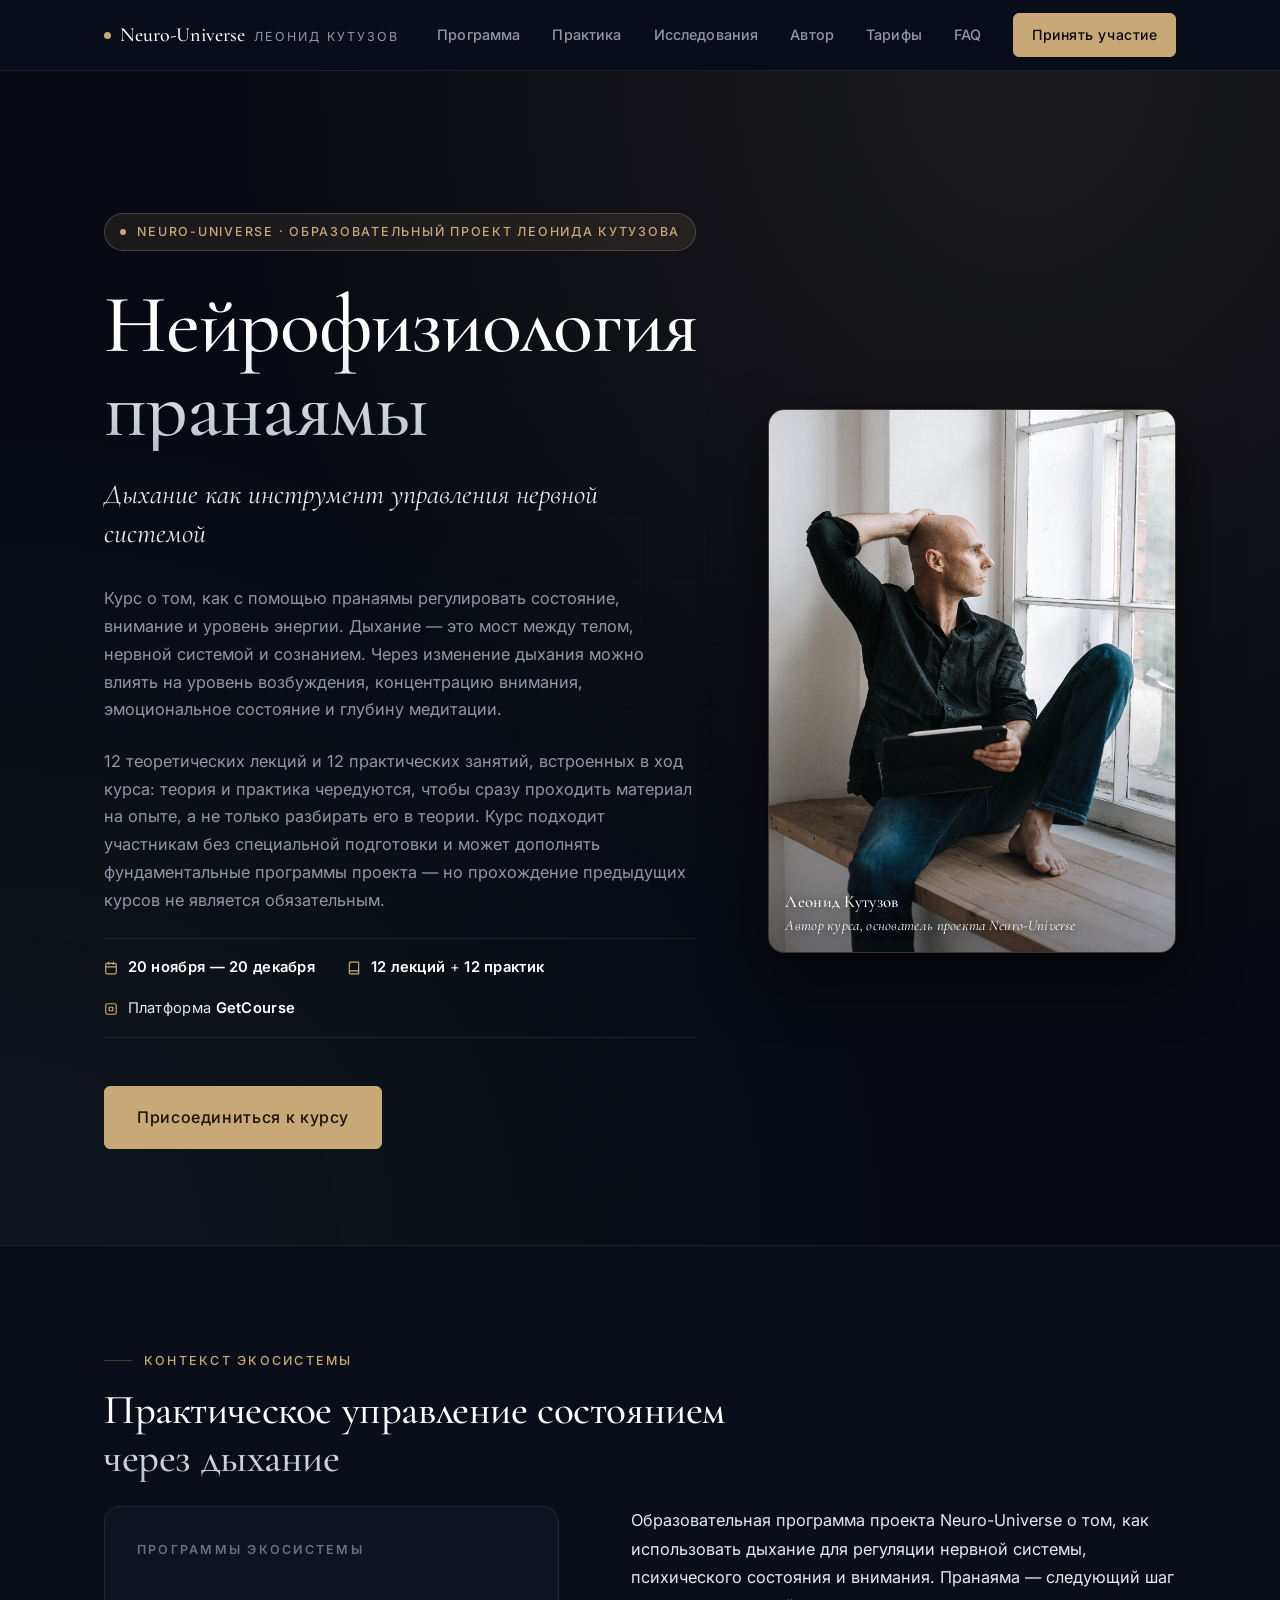
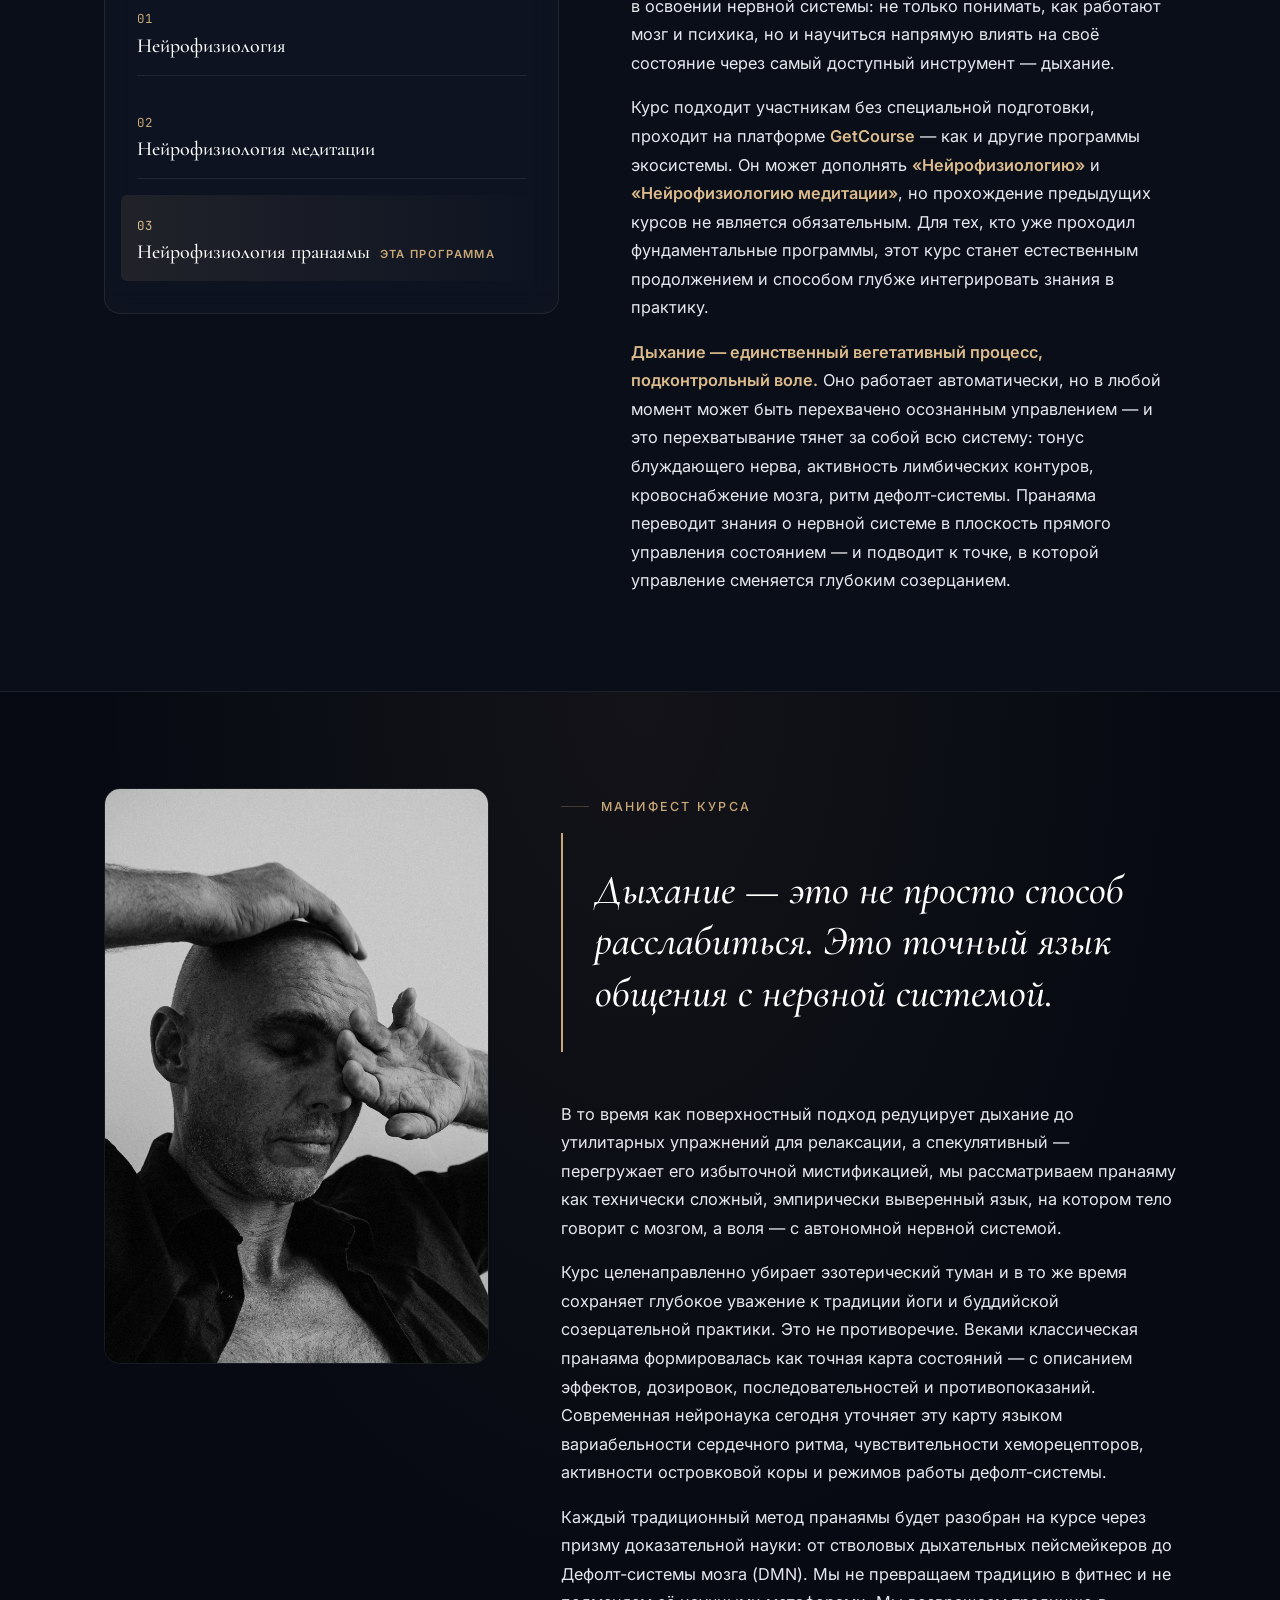
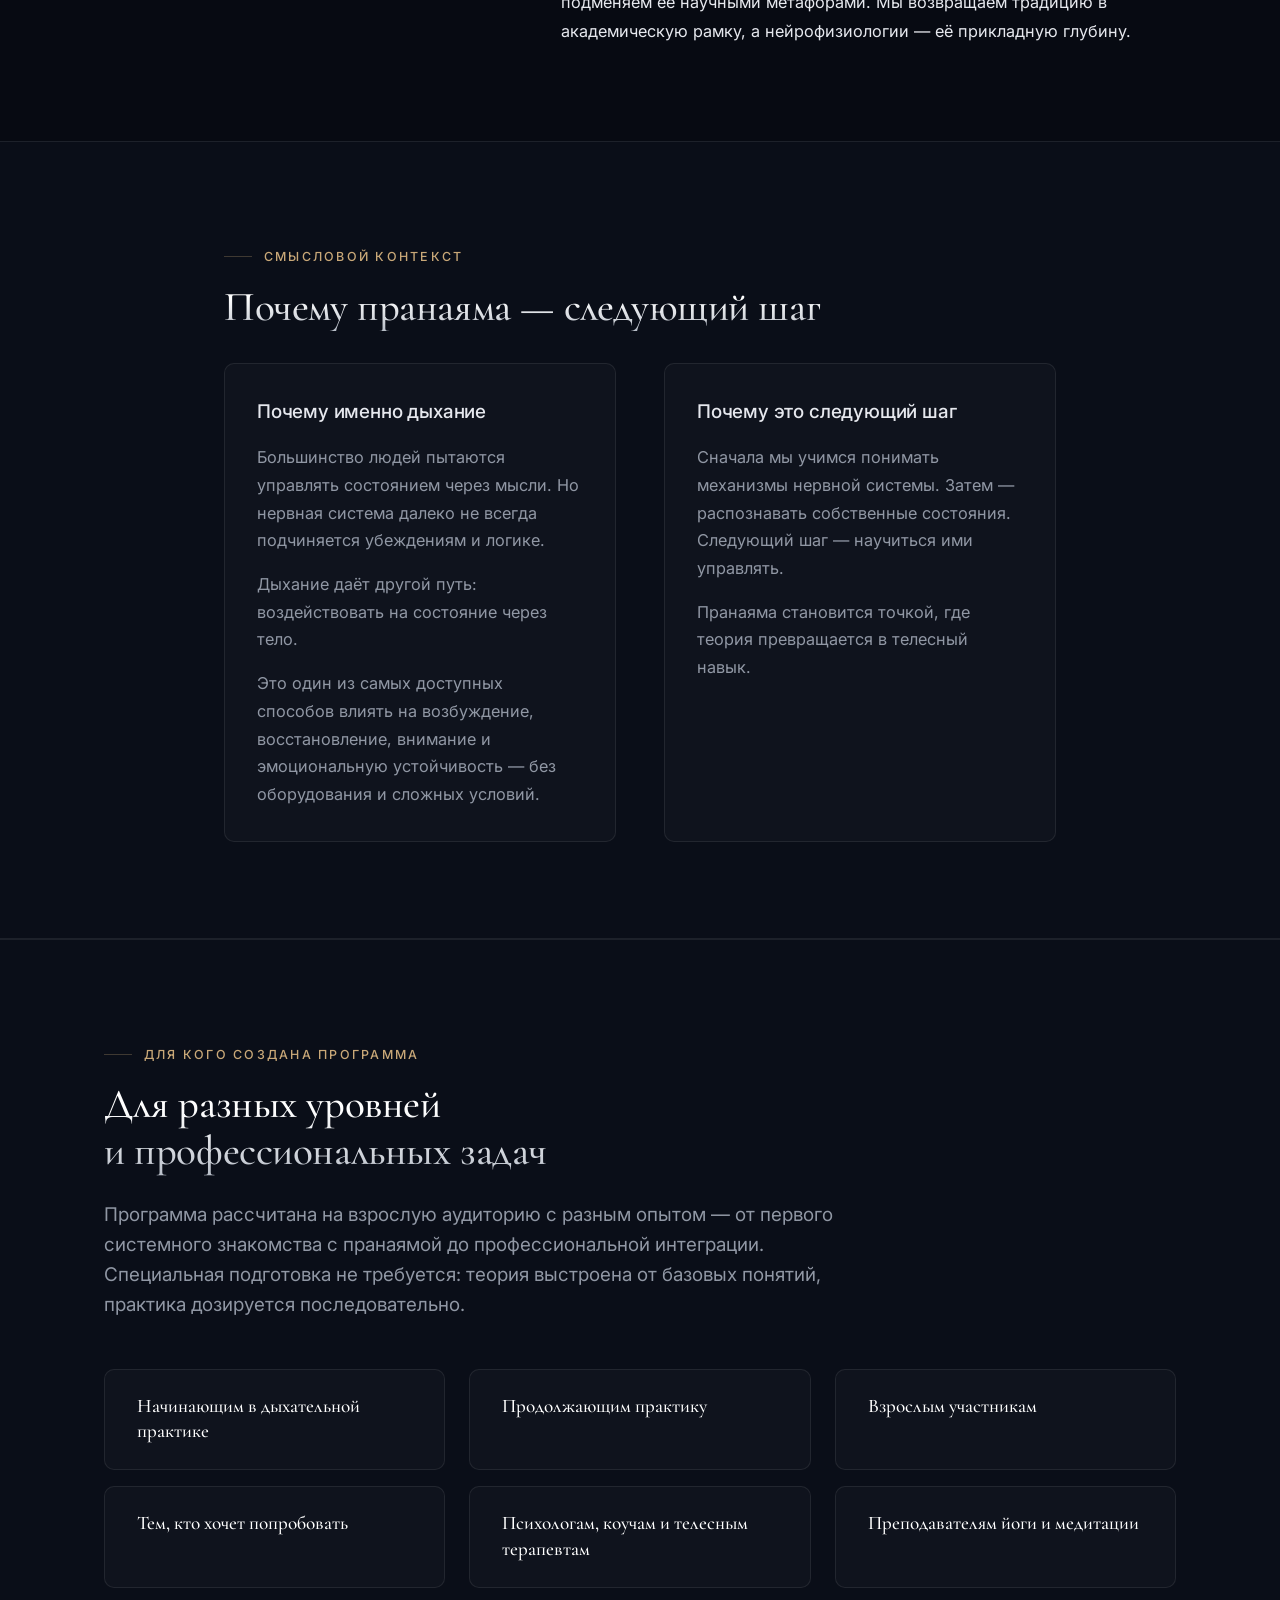
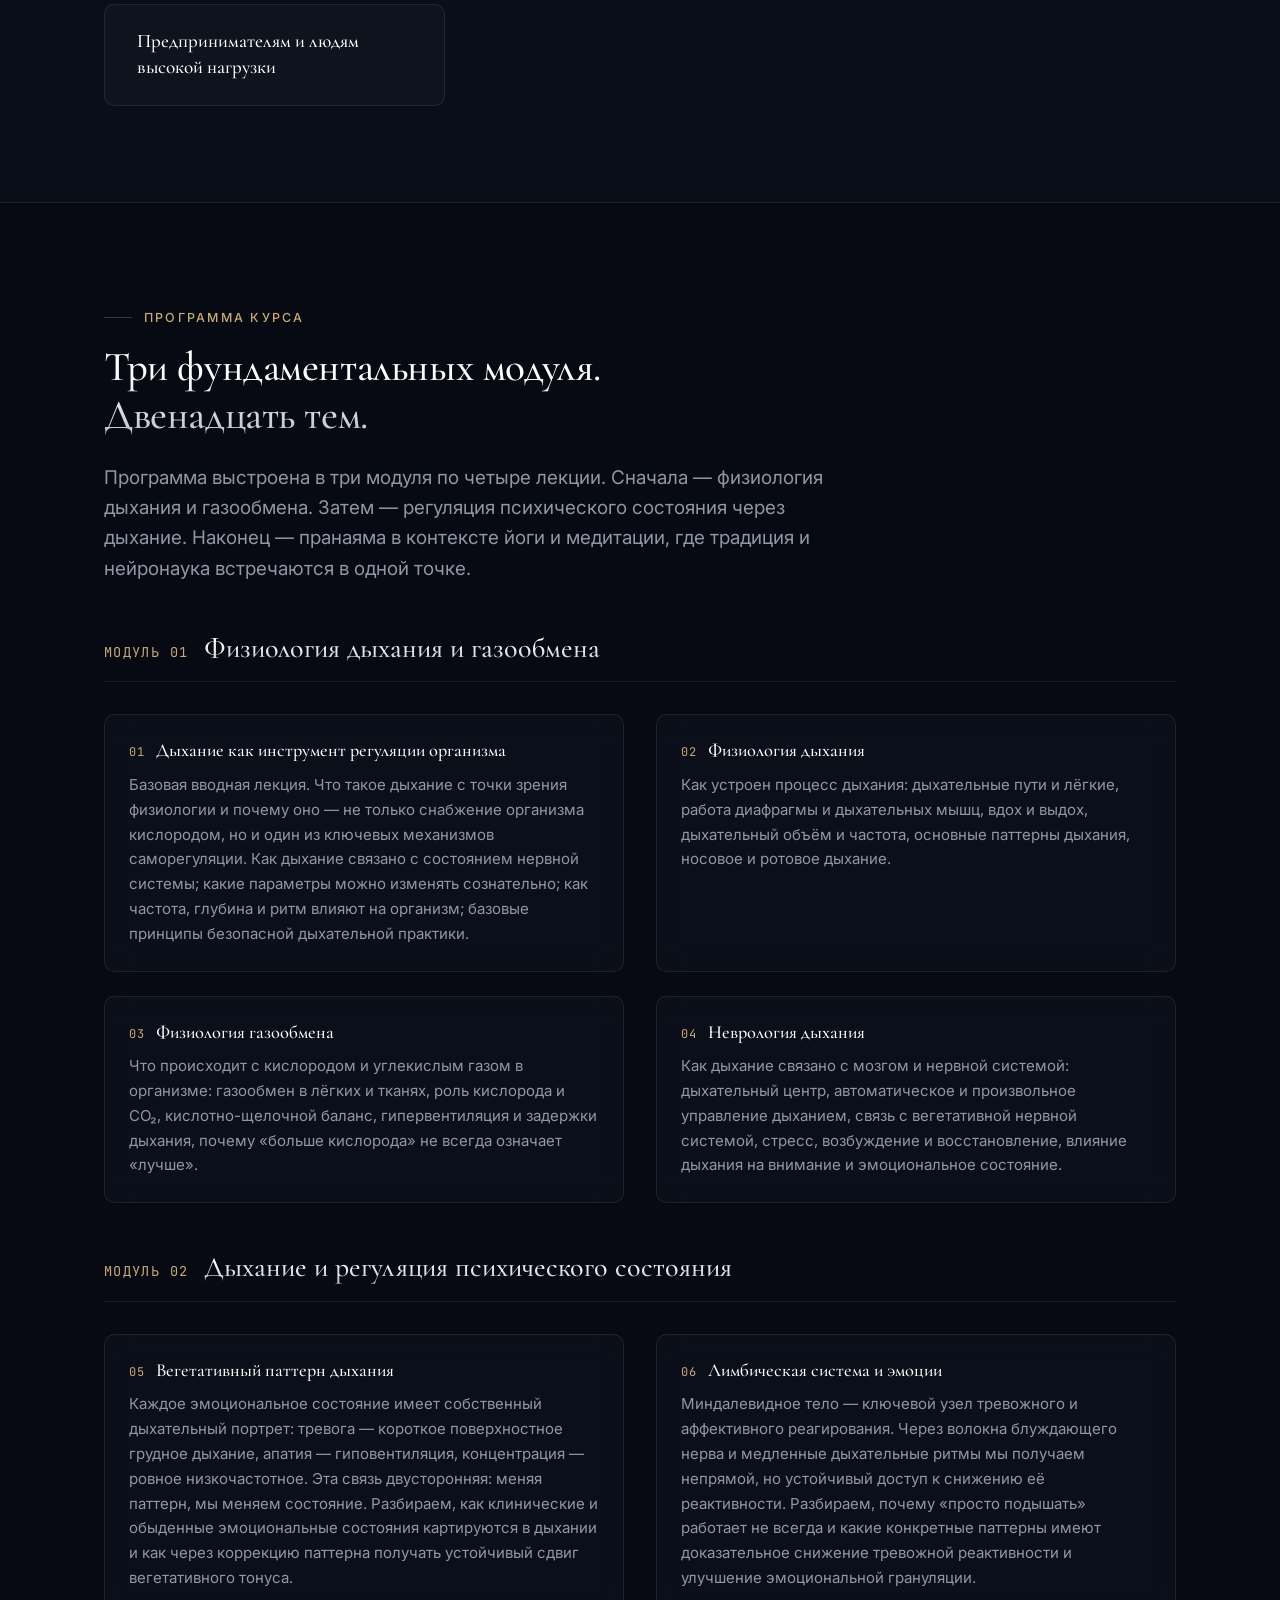
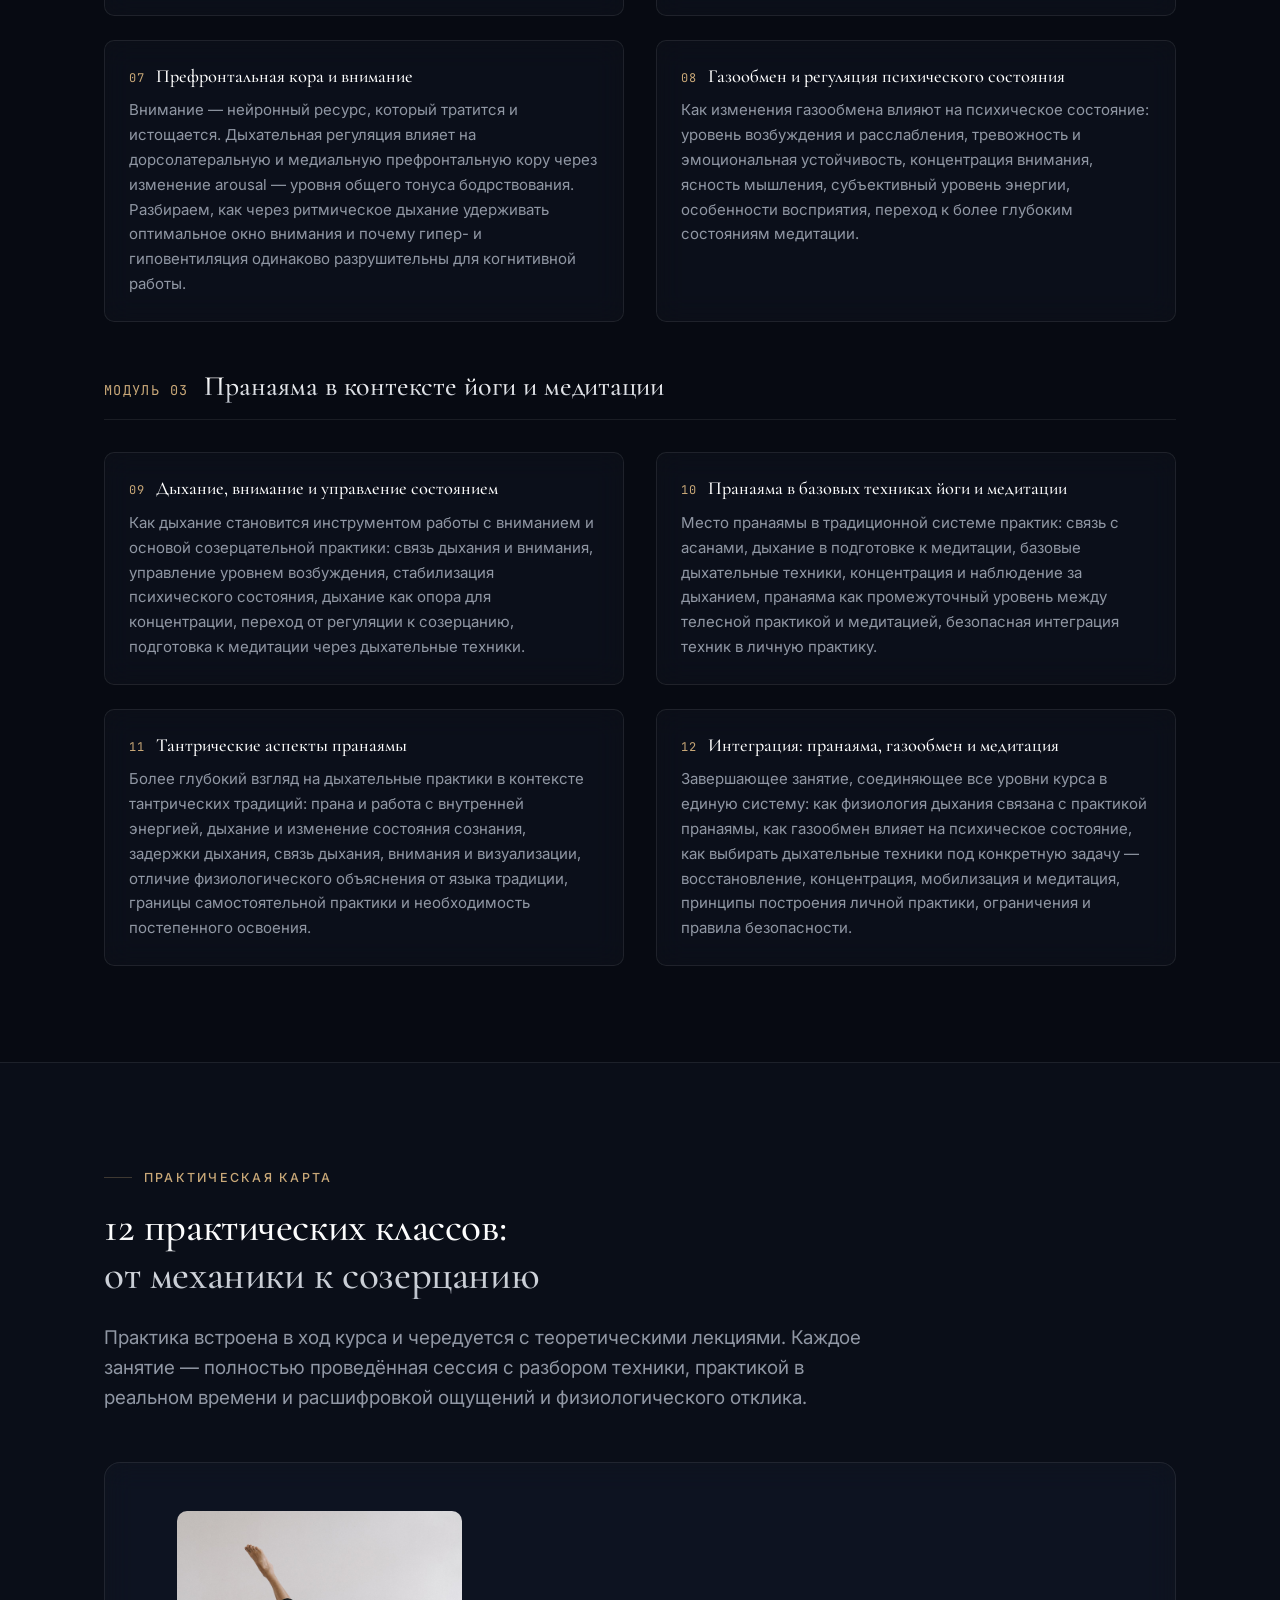
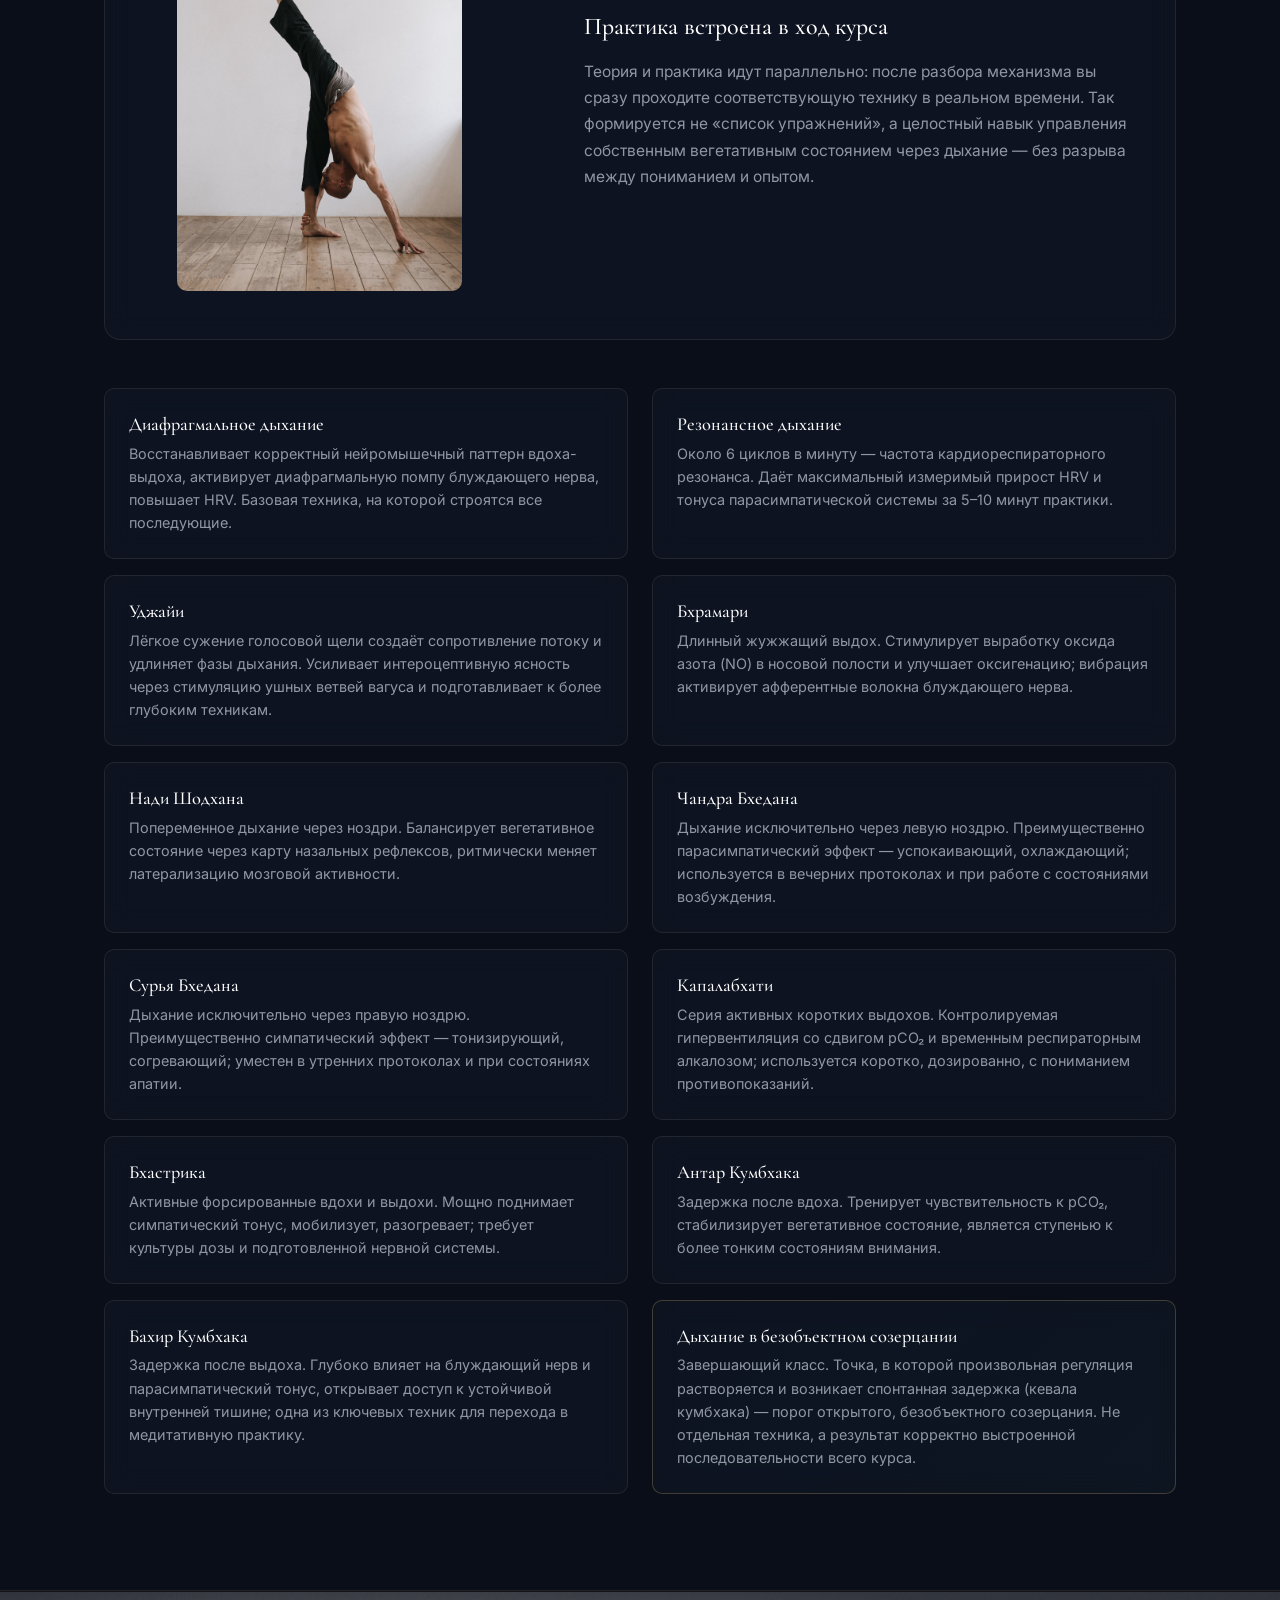
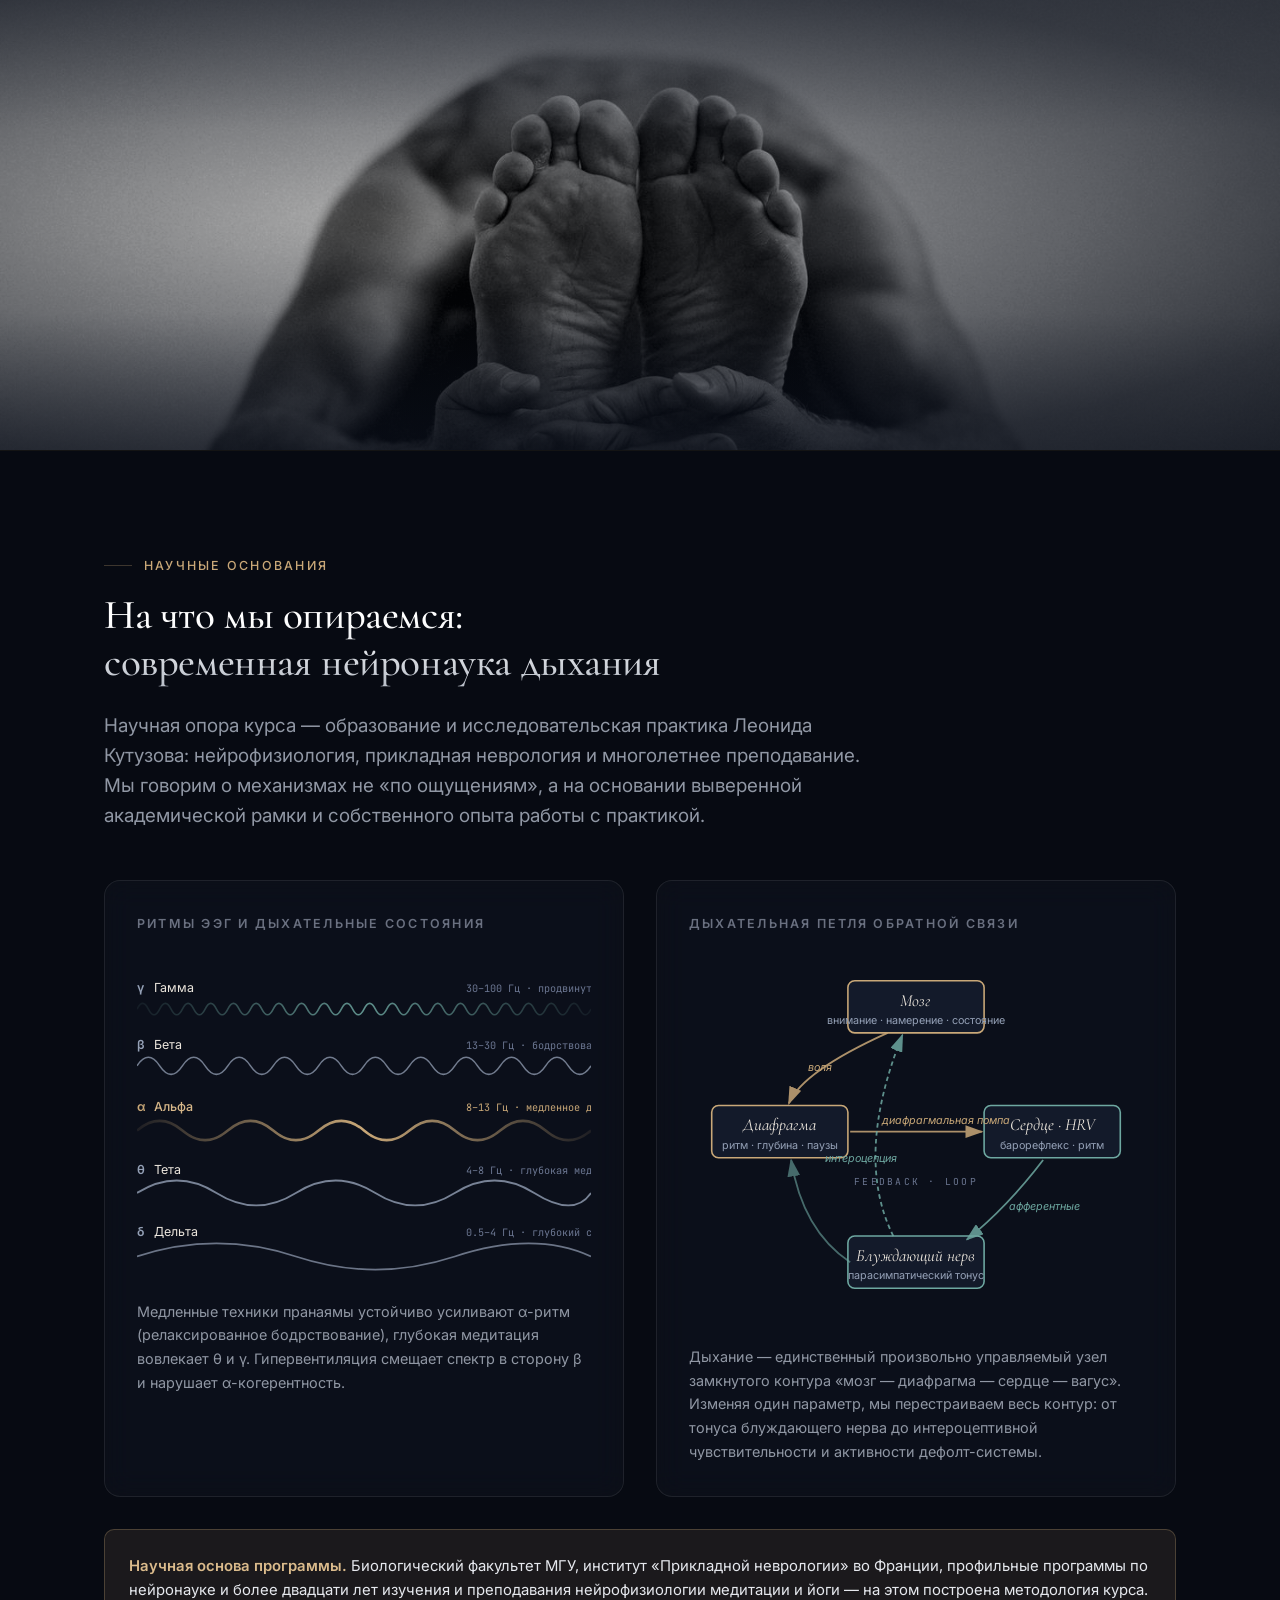
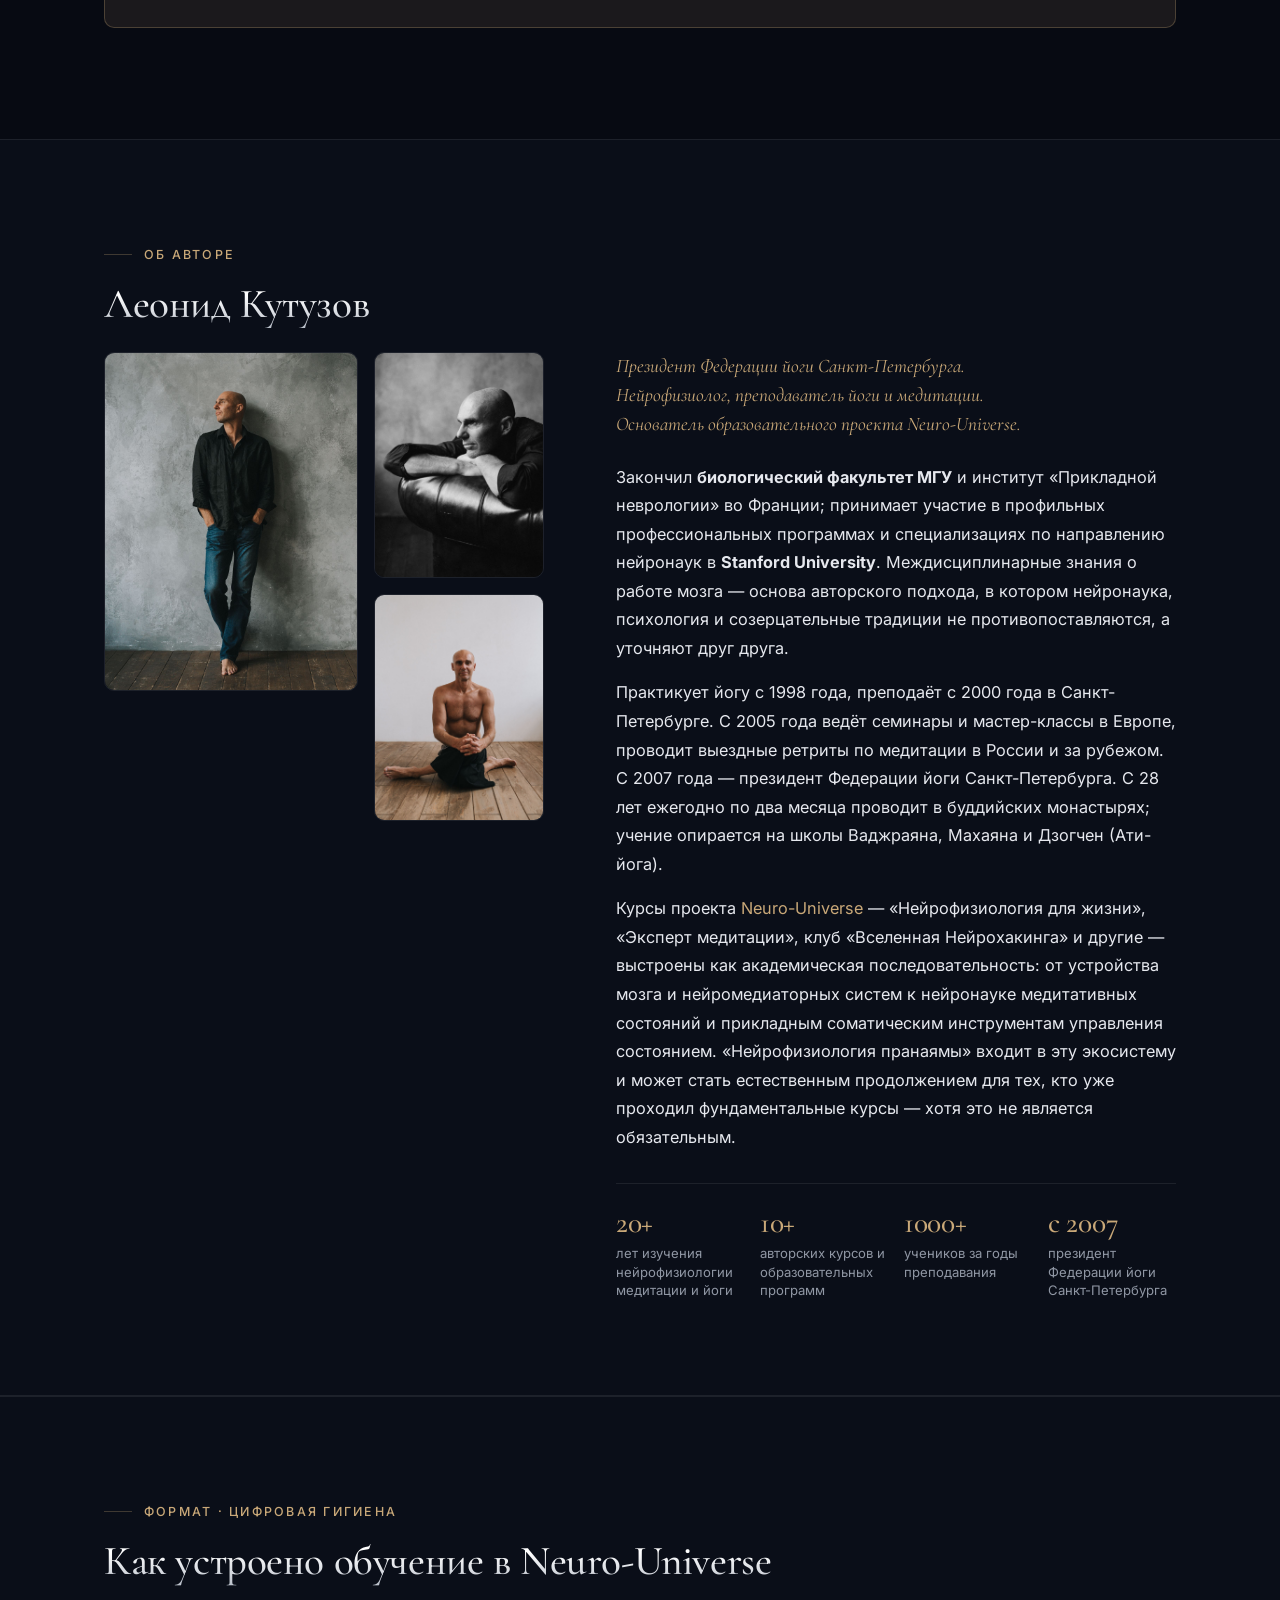
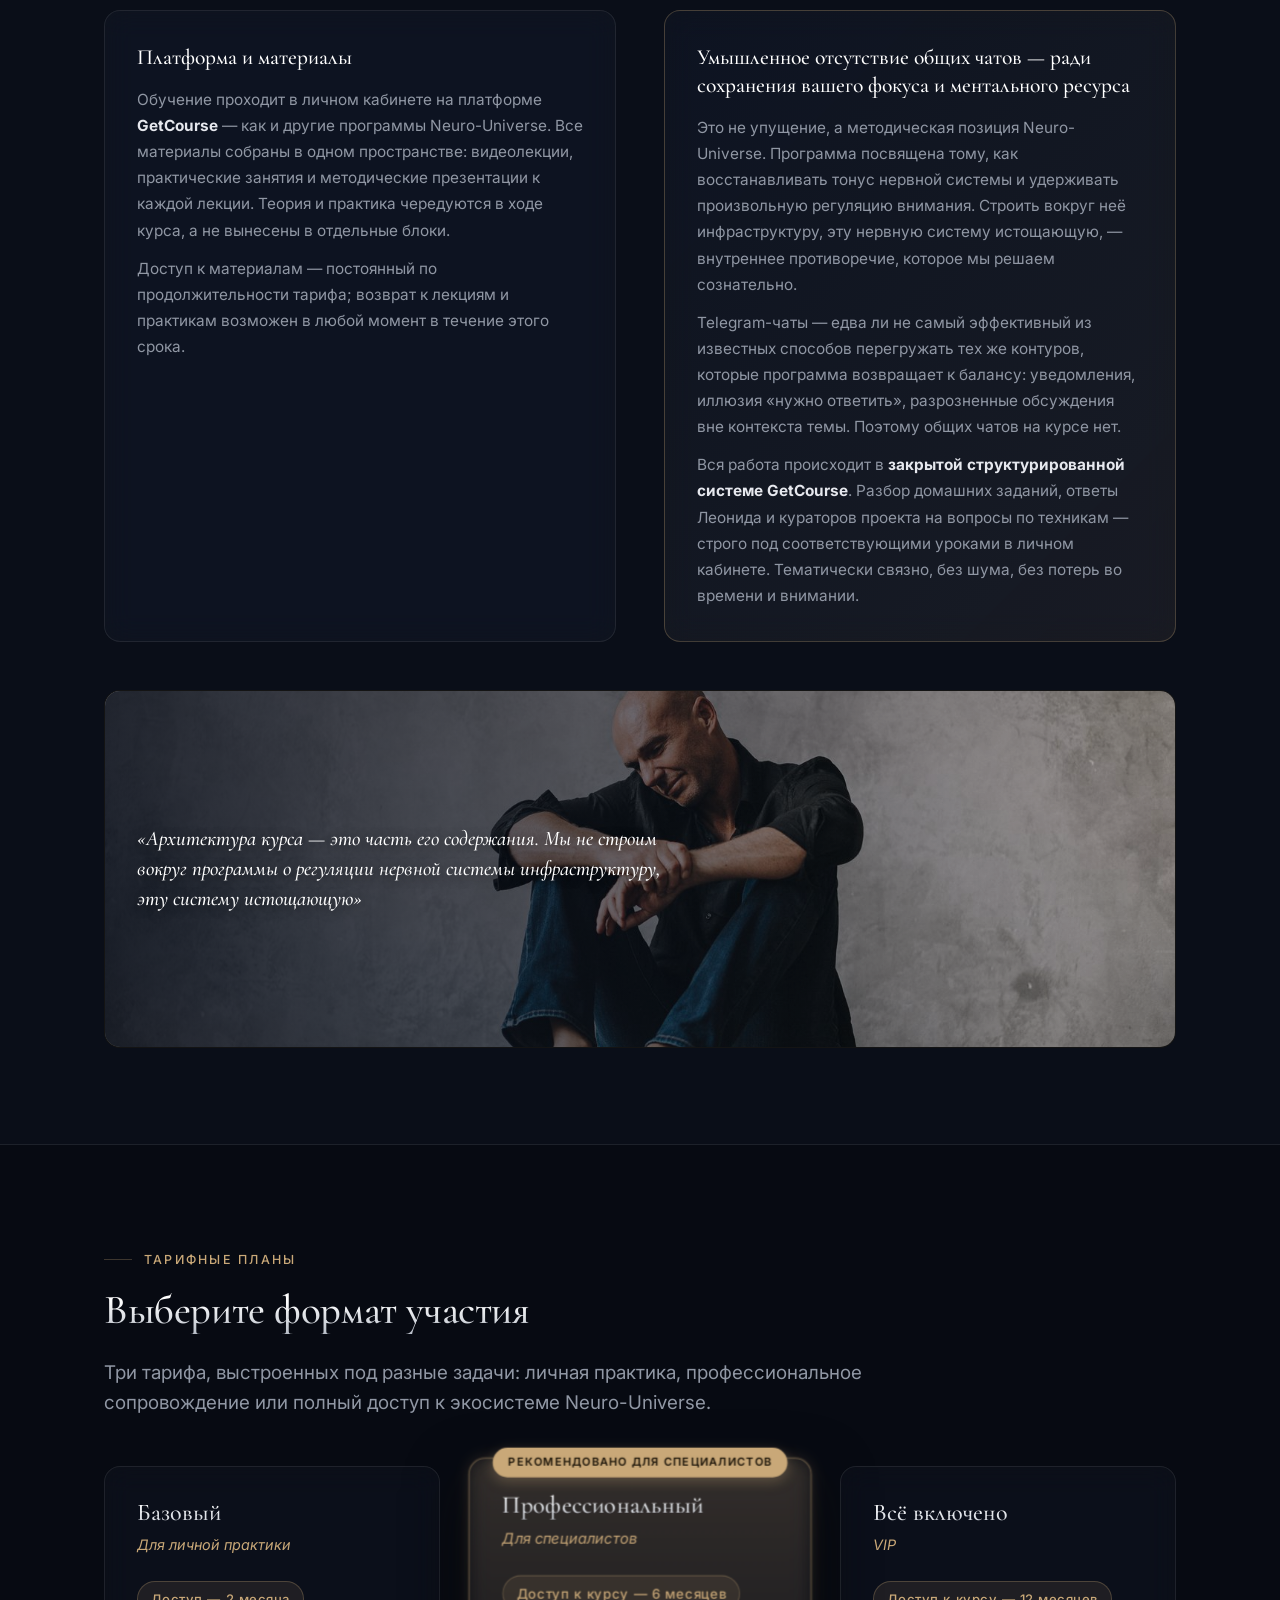
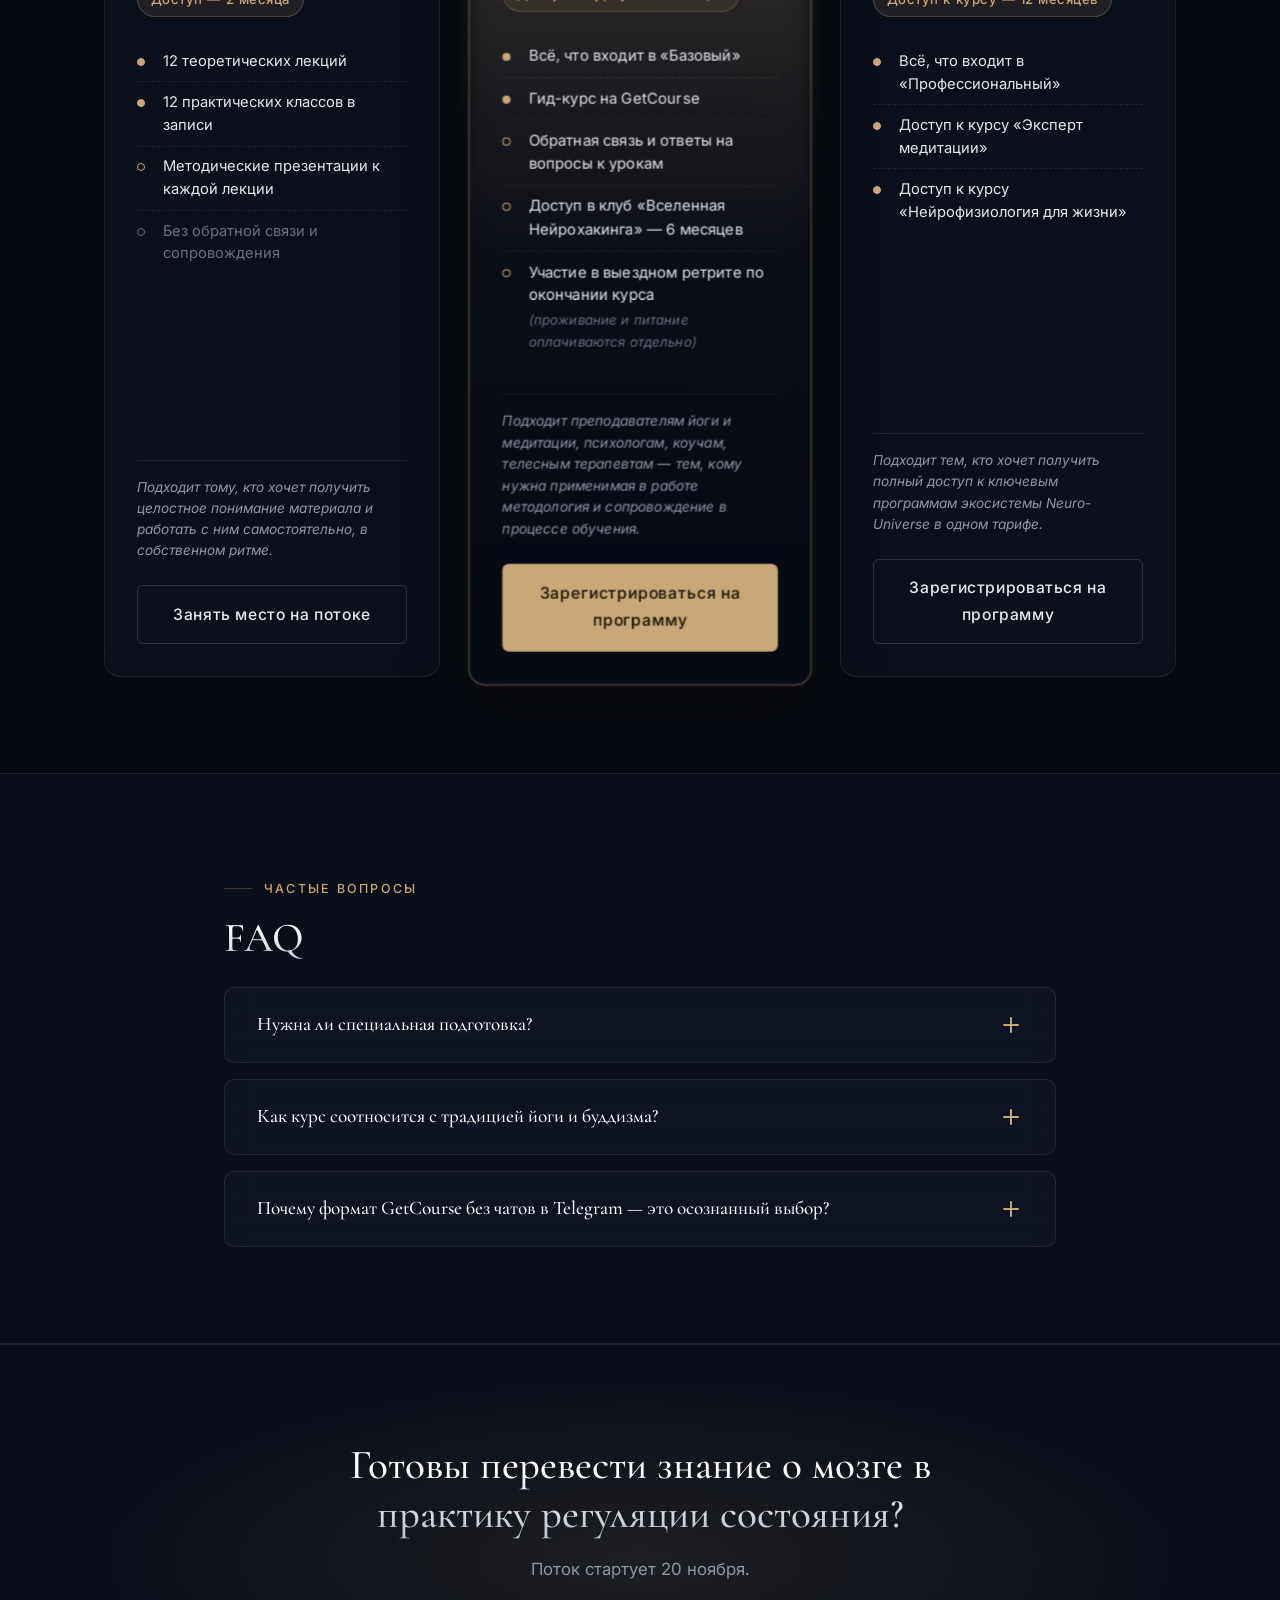
<file: index.html>
<!doctype html>
<html lang="ru" data-theme="dark">
<head>
  <meta charset="utf-8">
  <meta name="viewport" content="width=device-width, initial-scale=1">
  <title>Нейрофизиология пранаямы — авторский курс Леонида Кутузова | Neuro-Universe</title>
  <meta name="description" content="Авторский курс Леонида Кутузова о дыхании как инструменте управления нервной системой. 12 лекций + 12 практик, 20 ноября — 20 декабря, платформа GetCourse.">
  <meta name="author" content="Леонид Кутузов">
  <meta name="theme-color" content="#0a0f1a">

  <meta property="og:type" content="website">
  <meta property="og:locale" content="ru_RU">
  <meta property="og:title" content="Нейрофизиология пранаямы — Леонид Кутузов">
  <meta property="og:description" content="Дыхание как инструмент управления нервной системой. Курс проекта Neuro-Universe.">
  <meta property="og:site_name" content="Neuro-Universe">
  <meta property="og:url" content="https://utromaya-code.github.io/kutuzov-pranayama-landing/">
  <link rel="canonical" href="https://utromaya-code.github.io/kutuzov-pranayama-landing/">

  <meta name="twitter:card" content="summary_large_image">
  <meta name="twitter:title" content="Нейрофизиология пранаямы — Леонид Кутузов">
  <meta name="twitter:description" content="Курс проекта Neuro-Universe. 12 лекций + 12 практик о дыхании как инструменте управления нервной системой.">

  <link rel="preconnect" href="https://fonts.googleapis.com">
  <link rel="preconnect" href="https://fonts.gstatic.com" crossorigin>
  <link href="https://fonts.googleapis.com/css2?family=Cormorant+Garamond:ital,wght@0,400;0,500;0,600;1,400;1,500&family=Inter:wght@300;400;500;600;700&family=JetBrains+Mono:wght@400;500&display=swap" rel="stylesheet">

  <link rel="stylesheet" href="styles.css">

  <script type="application/ld+json">
  {
    "@context": "https://schema.org",
    "@type": "Course",
    "name": "Нейрофизиология пранаямы",
    "description": "Авторский курс Леонида Кутузова о дыхании как инструменте управления нервной системой, психического состояния и внимания.",
    "provider": {
      "@type": "Organization",
      "name": "Neuro-Universe",
      "sameAs": "https://neuro-universe.ru"
    },
    "instructor": {
      "@type": "Person",
      "name": "Леонид Кутузов"
    },
    "inLanguage": "ru",
    "courseMode": "online",
    "educationalLevel": "advanced"
  }
  </script>
</head>
<body>

  <!-- =================================================
       Header
       ================================================= -->
  <header class="site-header">
    <div class="container site-header__inner">
      <a href="#top" class="brand" aria-label="Neuro-Universe">
        <span class="brand__dot" aria-hidden="true"></span>
        Neuro-Universe
        <span class="brand__sub">Леонид Кутузов</span>
      </a>
      <nav class="nav" aria-label="Основная навигация">
        <ul class="nav__list">
          <li><a href="#program" class="nav__link">Программа</a></li>
          <li><a href="#practice" class="nav__link">Практика</a></li>
          <li><a href="#research" class="nav__link">Исследования</a></li>
          <li><a href="#author" class="nav__link">Автор</a></li>
          <li><a href="#pricing" class="nav__link">Тарифы</a></li>
          <li><a href="#faq" class="nav__link">FAQ</a></li>
        </ul>
        <a href="#pricing" class="nav__cta">Принять участие</a>
      </nav>
    </div>
  </header>

  <main id="top">

    <!-- =================================================
         Block 1. Hero
         ================================================= -->
    <section class="hero">
      <div class="container hero__inner">
        <div class="hero__content">
          <span class="hero__eyebrow">
            <span class="hero__eyebrow-dot" aria-hidden="true"></span>
            Neuro-Universe · Образовательный проект Леонида Кутузова
          </span>

          <h1 class="hero__title">Нейрофизиология<br>пранаямы</h1>

          <p class="hero__subtitle">
            Дыхание как инструмент управления нервной системой
          </p>

          <p class="hero__description">
            Курс о том, как с помощью пранаямы регулировать состояние, внимание и уровень энергии. Дыхание — это мост между телом, нервной системой и сознанием. Через изменение дыхания можно влиять на уровень возбуждения, концентрацию внимания, эмоциональное состояние и глубину медитации.
          </p>

          <p class="hero__description hero__description--secondary">
            12 теоретических лекций и 12 практических занятий, встроенных в ход курса: теория и практика чередуются, чтобы сразу проходить материал на опыте, а не только разбирать его в теории. Курс подходит участникам без специальной подготовки и может дополнять фундаментальные программы проекта — но прохождение предыдущих курсов не является обязательным.
          </p>

          <div class="hero__meta" role="list">
            <div class="hero__meta-item" role="listitem">
              <svg class="hero__meta-icon" viewBox="0 0 24 24" fill="none" stroke="currentColor" stroke-width="2" stroke-linecap="round" stroke-linejoin="round" aria-hidden="true">
                <rect x="3" y="4" width="18" height="18" rx="2"></rect>
                <path d="M16 2v4M8 2v4M3 10h18"></path>
              </svg>
              <span><strong>20 ноября — 20 декабря</strong></span>
            </div>
            <div class="hero__meta-item" role="listitem">
              <svg class="hero__meta-icon" viewBox="0 0 24 24" fill="none" stroke="currentColor" stroke-width="2" stroke-linecap="round" stroke-linejoin="round" aria-hidden="true">
                <path d="M4 19.5A2.5 2.5 0 0 1 6.5 17H20"></path>
                <path d="M6.5 2H20v20H6.5A2.5 2.5 0 0 1 4 19.5v-15A2.5 2.5 0 0 1 6.5 2z"></path>
              </svg>
              <span><strong>12 лекций</strong> + <strong>12 практик</strong></span>
            </div>
            <div class="hero__meta-item" role="listitem">
              <svg class="hero__meta-icon" viewBox="0 0 24 24" fill="none" stroke="currentColor" stroke-width="2" stroke-linecap="round" stroke-linejoin="round" aria-hidden="true">
                <rect x="3" y="3" width="18" height="18" rx="3"></rect>
                <path d="M9 9h6v6H9z"></path>
              </svg>
              <span>Платформа <strong>GetCourse</strong></span>
            </div>
          </div>

          <div class="hero__cta">
            <a href="#pricing" class="btn btn--primary btn--large">Присоединиться к курсу</a>
          </div>
        </div>

        <div class="hero__visual">
          <figure class="hero__photo-frame">
            <img class="hero__photo" src="assets/leonid-hero.jpg" alt="Леонид Кутузов — автор курса «Нейрофизиология пранаямы»" loading="eager" width="960" height="1280">
            <figcaption class="hero__photo-caption">
              <strong>Леонид Кутузов</strong>
              Автор курса, основатель проекта Neuro-Universe
            </figcaption>
          </figure>
        </div>
      </div>
    </section>

    <!-- =================================================
         Block 2. Ecosystem context
         ================================================= -->
    <section class="section section--soft" id="ecosystem">
      <div class="container">
        <span class="section__eyebrow">Контекст экосистемы</span>
        <h2 class="section__title">Практическое управление состоянием<br>через дыхание</h2>

        <div class="ecosystem__grid">
          <aside class="ecosystem__chain" aria-label="Курсы экосистемы Neuro-Universe">
            <p class="ecosystem__chain-title">Программы экосистемы</p>
            <div class="ecosystem__step">
              <span class="ecosystem__step-num">01</span>
              <p class="ecosystem__step-name">Нейрофизиология</p>
            </div>
            <div class="ecosystem__step">
              <span class="ecosystem__step-num">02</span>
              <p class="ecosystem__step-name">Нейрофизиология медитации</p>
            </div>
            <div class="ecosystem__step ecosystem__step--current">
              <span class="ecosystem__step-num">03</span>
              <p class="ecosystem__step-name">Нейрофизиология пранаямы<span class="ecosystem__step-tag">Эта программа</span></p>
            </div>
          </aside>

          <div class="ecosystem__text">
            <p>Образовательная программа проекта Neuro-Universe о том, как использовать дыхание для регуляции нервной системы, психического состояния и внимания. Пранаяма — следующий шаг в освоении нервной системы: не только понимать, как работают мозг и психика, но и научиться напрямую влиять на своё состояние через самый доступный инструмент — дыхание.</p>

            <p>Курс подходит участникам без специальной подготовки, проходит на платформе <strong>GetCourse</strong> — как и другие программы экосистемы. Он может дополнять <strong>«Нейрофизиологию»</strong> и <strong>«Нейрофизиологию медитации»</strong>, но прохождение предыдущих курсов не является обязательным. Для тех, кто уже проходил фундаментальные программы, этот курс станет естественным продолжением и способом глубже интегрировать знания в практику.</p>

            <p><strong>Дыхание — единственный вегетативный процесс, подконтрольный воле.</strong> Оно работает автоматически, но в любой момент может быть перехвачено осознанным управлением — и это перехватывание тянет за собой всю систему: тонус блуждающего нерва, активность лимбических контуров, кровоснабжение мозга, ритм дефолт-системы. Пранаяма переводит знания о нервной системе в плоскость прямого управления состоянием — и подводит к точке, в которой управление сменяется глубоким созерцанием.</p>
          </div>
        </div>
      </div>
    </section>

    <!-- =================================================
         Block 3. Manifesto
         ================================================= -->
    <section class="section manifesto">
      <div class="container">
        <div class="manifesto__layout">
          <figure class="manifesto__visual">
            <img class="manifesto__photo" src="assets/leonid-manifesto.jpg" alt="Портрет Леонида Кутузова" loading="lazy" width="960" height="1280">
          </figure>

          <div class="manifesto__inner">
            <span class="section__eyebrow">Манифест курса</span>

            <blockquote class="manifesto__quote">
              Дыхание — это не просто способ расслабиться. Это точный язык общения с нервной системой.
            </blockquote>

            <div class="manifesto__text">
              <p>В то время как поверхностный подход редуцирует дыхание до утилитарных упражнений для релаксации, а спекулятивный — перегружает его избыточной мистификацией, мы рассматриваем пранаяму как технически сложный, эмпирически выверенный язык, на котором тело говорит с мозгом, а воля — с автономной нервной системой.</p>

              <p>Курс целенаправленно убирает эзотерический туман и в то же время сохраняет глубокое уважение к традиции йоги и буддийской созерцательной практики. Это не противоречие. Веками классическая пранаяма формировалась как точная карта состояний — с описанием эффектов, дозировок, последовательностей и противопоказаний. Современная нейронаука сегодня уточняет эту карту языком вариабельности сердечного ритма, чувствительности хеморецепторов, активности островковой коры и режимов работы дефолт-системы.</p>

              <p>Каждый традиционный метод пранаямы будет разобран на курсе через призму доказательной науки: от стволовых дыхательных пейсмейкеров до Дефолт-системы мозга (DMN). Мы не превращаем традицию в фитнес и не подменяем её научными метафорами. Мы возвращаем традицию в академическую рамку, а нейрофизиологии — её прикладную глубину.</p>
            </div>
          </div>
        </div>
      </div>
    </section>

    <!-- =================================================
         Block 3¼. Why pranayama is the next step
         ================================================= -->
    <section class="section section--soft" id="why-pranayama">
      <div class="container container--narrow">
        <span class="section__eyebrow">Смысловой контекст</span>
        <h2 class="section__title">Почему пранаяма — следующий шаг</h2>

        <div class="why-pranayama__parts">
          <article class="why-pranayama__part">
            <h3 class="why-pranayama__subtitle">Почему именно дыхание</h3>
            <p>Большинство людей пытаются управлять состоянием через мысли. Но нервная система далеко не всегда подчиняется убеждениям и логике.</p>
            <p>Дыхание даёт другой путь: воздействовать на состояние через тело.</p>
            <p>Это один из самых доступных способов влиять на возбуждение, восстановление, внимание и эмоциональную устойчивость — без оборудования и сложных условий.</p>
          </article>

          <article class="why-pranayama__part">
            <h3 class="why-pranayama__subtitle">Почему это следующий шаг</h3>
            <p>Сначала мы учимся понимать механизмы нервной системы. Затем — распознавать собственные состояния. Следующий шаг — научиться ими управлять.</p>
            <p>Пранаяма становится точкой, где теория превращается в телесный навык.</p>
          </article>
        </div>
      </div>
    </section>

    <!-- =================================================
         Block 3½. Where practice without neurophysiology fails
         СКРЫТО: блок временно отключён по запросу автора.
         Чтобы вернуть на страницу — раскомментировать целиком.
         ================================================= -->
    <!--
    <section class="section section--tight" id="deadlocks">
      <div class="container container--narrow">
        <span class="section__eyebrow">Смысловой контекст</span>
        <h2 class="section__title">Где упирается практика<br>без нейрофизиологии</h2>
        <p class="section__lead">Когда дыхательные техники применяются изолированно от знаний о работе мозга, и специалисты, и люди высокой нагрузки рано или поздно упираются в один из трёх методических тупиков. Курс закрывает каждый из них.</p>

        <div class="deadlocks__list">
          <article class="deadlock">
            <span class="deadlock__num">01</span>
            <div class="deadlock__body">
              <h3 class="deadlock__title">Интеллектуальный тупик в преподавании</h3>
              <p class="deadlock__problem">Осознанный ученик — врач, психолог, IT-предприниматель — приходит в зал с запросом на физиологию, а не на ритуал. Когда преподаватель сталкивается с прямым вопросом о механизмах задержки дыхания или о безопасности интенсивных техник, метафоры «каналов и энергий» обнажают разрыв в собственной методологии и закрывают доступ к статусной, мыслящей аудитории.</p>
              <p class="deadlock__solution">Прецизионное научное обоснование каждой техники, на котором держится разговор с аудиторией любого уровня — без необходимости упрощать традицию.</p>
            </div>
          </article>

          <article class="deadlock">
            <span class="deadlock__num">02</span>
            <div class="deadlock__body">
              <h3 class="deadlock__title">Сопротивление нарратива в терапии</h3>
              <p class="deadlock__problem">Классическая разговорная работа буксует, когда клиент «живёт в голове»: он логически разобран в собственных травмах, но тело продолжает выдавать панические атаки, мышечный зажим, диссоциацию. Слепое подключение дыхательных техник без понимания каскадов респираторного алкалоза несёт прямой риск ретравматизации.</p>
              <p class="deadlock__solution">Дозированный bottom-up инструментарий, работающий с лимбической системой в обход ментальных защит и интеллектуализации клиента.</p>
            </div>
          </article>

          <article class="deadlock">
            <span class="deadlock__num">03</span>
            <div class="deadlock__body">
              <h3 class="deadlock__title">Высокая биологическая стоимость удержания фокуса</h3>
              <p class="deadlock__problem">Хроническая информационная нагрузка и постоянное переключение контекста приводят к состоянию <em>wired but tired</em> — взвинчен, но истощён. Префронтальная кора расходует ресурс непропорционально задаче, а классический mindfulness у активного человека упирается во внутренний саботаж и компенсацию стимуляторами.</p>
              <p class="deadlock__solution">Прикладные дыхательные протоколы и кардиореспираторный резонанс как невидимый переключатель вегетативного тонуса прямо в рабочем дне.</p>
            </div>
          </article>
        </div>
      </div>
    </section>
    -->

    <!-- =================================================
         Block 4. Audiences
         ================================================= -->
    <section class="section section--soft" id="audiences">
      <div class="container">
        <span class="section__eyebrow">Для кого создана программа</span>
        <h2 class="section__title">Для разных уровней<br>и профессиональных задач</h2>
        <p class="section__lead">Программа рассчитана на взрослую аудиторию с разным опытом — от первого системного знакомства с пранаямой до профессиональной интеграции. Специальная подготовка не требуется: теория выстроена от базовых понятий, практика дозируется последовательно.</p>

        <ul class="audiences__list">
          <li class="audiences__item">Начинающим в дыхательной практике</li>
          <li class="audiences__item">Продолжающим практику</li>
          <li class="audiences__item">Взрослым участникам</li>
          <li class="audiences__item">Тем, кто хочет попробовать</li>
          <li class="audiences__item">Психологам, коучам и телесным терапевтам</li>
          <li class="audiences__item">Преподавателям йоги и медитации</li>
          <li class="audiences__item">Предпринимателям и людям высокой нагрузки</li>
        </ul>
      </div>
    </section>

    <!-- =================================================
         Block 5. Program
         ================================================= -->
    <section class="section" id="program">
      <div class="container">
        <span class="section__eyebrow">Программа курса</span>
        <h2 class="section__title">Три фундаментальных модуля.<br>Двенадцать тем.</h2>
        <p class="section__lead">Программа выстроена в три модуля по четыре лекции. Сначала — физиология дыхания и газообмена. Затем — регуляция психического состояния через дыхание. Наконец — пранаяма в контексте йоги и медитации, где традиция и нейронаука встречаются в одной точке.</p>

        <!-- Module 1 -->
        <article class="module">
          <header class="module__header">
            <span class="module__num">Модуль 01</span>
            <h3 class="module__title">Физиология дыхания и газообмена</h3>
          </header>
          <div class="themes">
            <article class="theme">
              <div class="theme__head">
                <span class="theme__num">01</span>
                <h4 class="theme__title">Дыхание как инструмент регуляции организма</h4>
              </div>
              <p class="theme__text">Базовая вводная лекция. Что такое дыхание с точки зрения физиологии и почему оно — не только снабжение организма кислородом, но и один из ключевых механизмов саморегуляции. Как дыхание связано с состоянием нервной системы; какие параметры можно изменять сознательно; как частота, глубина и ритм влияют на организм; базовые принципы безопасной дыхательной практики.</p>
            </article>
            <article class="theme">
              <div class="theme__head">
                <span class="theme__num">02</span>
                <h4 class="theme__title">Физиология дыхания</h4>
              </div>
              <p class="theme__text">Как устроен процесс дыхания: дыхательные пути и лёгкие, работа диафрагмы и дыхательных мышц, вдох и выдох, дыхательный объём и частота, основные паттерны дыхания, носовое и ротовое дыхание.</p>
            </article>
            <article class="theme">
              <div class="theme__head">
                <span class="theme__num">03</span>
                <h4 class="theme__title">Физиология газообмена</h4>
              </div>
              <p class="theme__text">Что происходит с кислородом и углекислым газом в организме: газообмен в лёгких и тканях, роль кислорода и CO₂, кислотно-щелочной баланс, гипервентиляция и задержки дыхания, почему «больше кислорода» не всегда означает «лучше».</p>
            </article>
            <article class="theme">
              <div class="theme__head">
                <span class="theme__num">04</span>
                <h4 class="theme__title">Неврология дыхания</h4>
              </div>
              <p class="theme__text">Как дыхание связано с мозгом и нервной системой: дыхательный центр, автоматическое и произвольное управление дыханием, связь с вегетативной нервной системой, стресс, возбуждение и восстановление, влияние дыхания на внимание и эмоциональное состояние.</p>
            </article>
          </div>
        </article>

        <!-- Module 2 -->
        <article class="module">
          <header class="module__header">
            <span class="module__num">Модуль 02</span>
            <h3 class="module__title">Дыхание и регуляция психического состояния</h3>
          </header>
          <div class="themes">
            <article class="theme">
              <div class="theme__head">
                <span class="theme__num">05</span>
                <h4 class="theme__title">Вегетативный паттерн дыхания</h4>
              </div>
              <p class="theme__text">Каждое эмоциональное состояние имеет собственный дыхательный портрет: тревога — короткое поверхностное грудное дыхание, апатия — гиповентиляция, концентрация — ровное низкочастотное. Эта связь двусторонняя: меняя паттерн, мы меняем состояние. Разбираем, как клинические и обыденные эмоциональные состояния картируются в дыхании и как через коррекцию паттерна получать устойчивый сдвиг вегетативного тонуса.</p>
            </article>
            <article class="theme">
              <div class="theme__head">
                <span class="theme__num">06</span>
                <h4 class="theme__title">Лимбическая система и эмоции</h4>
              </div>
              <p class="theme__text">Миндалевидное тело — ключевой узел тревожного и аффективного реагирования. Через волокна блуждающего нерва и медленные дыхательные ритмы мы получаем непрямой, но устойчивый доступ к снижению её реактивности. Разбираем, почему «просто подышать» работает не всегда и какие конкретные паттерны имеют доказательное снижение тревожной реактивности и улучшение эмоциональной грануляции.</p>
            </article>
            <article class="theme">
              <div class="theme__head">
                <span class="theme__num">07</span>
                <h4 class="theme__title">Префронтальная кора и внимание</h4>
              </div>
              <p class="theme__text">Внимание — нейронный ресурс, который тратится и истощается. Дыхательная регуляция влияет на дорсолатеральную и медиальную префронтальную кору через изменение arousal — уровня общего тонуса бодрствования. Разбираем, как через ритмическое дыхание удерживать оптимальное окно внимания и почему гипер- и гиповентиляция одинаково разрушительны для когнитивной работы.</p>
            </article>
            <article class="theme">
              <div class="theme__head">
                <span class="theme__num">08</span>
                <h4 class="theme__title">Газообмен и регуляция психического состояния</h4>
              </div>
              <p class="theme__text">Как изменения газообмена влияют на психическое состояние: уровень возбуждения и расслабления, тревожность и эмоциональная устойчивость, концентрация внимания, ясность мышления, субъективный уровень энергии, особенности восприятия, переход к более глубоким состояниям медитации.</p>
            </article>
          </div>
        </article>

        <!-- Module 3 -->
        <article class="module">
          <header class="module__header">
            <span class="module__num">Модуль 03</span>
            <h3 class="module__title">Пранаяма в контексте йоги и медитации</h3>
          </header>
          <div class="themes">
            <article class="theme">
              <div class="theme__head">
                <span class="theme__num">09</span>
                <h4 class="theme__title">Дыхание, внимание и управление состоянием</h4>
              </div>
              <p class="theme__text">Как дыхание становится инструментом работы с вниманием и основой созерцательной практики: связь дыхания и внимания, управление уровнем возбуждения, стабилизация психического состояния, дыхание как опора для концентрации, переход от регуляции к созерцанию, подготовка к медитации через дыхательные техники.</p>
            </article>
            <article class="theme">
              <div class="theme__head">
                <span class="theme__num">10</span>
                <h4 class="theme__title">Пранаяма в базовых техниках йоги и медитации</h4>
              </div>
              <p class="theme__text">Место пранаямы в традиционной системе практик: связь с асанами, дыхание в подготовке к медитации, базовые дыхательные техники, концентрация и наблюдение за дыханием, пранаяма как промежуточный уровень между телесной практикой и медитацией, безопасная интеграция техник в личную практику.</p>
            </article>
            <article class="theme">
              <div class="theme__head">
                <span class="theme__num">11</span>
                <h4 class="theme__title">Тантрические аспекты пранаямы</h4>
              </div>
              <p class="theme__text">Более глубокий взгляд на дыхательные практики в контексте тантрических традиций: прана и работа с внутренней энергией, дыхание и изменение состояния сознания, задержки дыхания, связь дыхания, внимания и визуализации, отличие физиологического объяснения от языка традиции, границы самостоятельной практики и необходимость постепенного освоения.</p>
            </article>
            <article class="theme">
              <div class="theme__head">
                <span class="theme__num">12</span>
                <h4 class="theme__title">Интеграция: пранаяма, газообмен и медитация</h4>
              </div>
              <p class="theme__text">Завершающее занятие, соединяющее все уровни курса в единую систему: как физиология дыхания связана с практикой пранаямы, как газообмен влияет на психическое состояние, как выбирать дыхательные техники под конкретную задачу — восстановление, концентрация, мобилизация и медитация, принципы построения личной практики, ограничения и правила безопасности.</p>
            </article>
          </div>
        </article>
      </div>
    </section>

    <!-- =================================================
         Block 6. Practice
         ================================================= -->
    <section class="section section--soft" id="practice">
      <div class="container">
        <span class="section__eyebrow">Практическая карта</span>
        <h2 class="section__title">12 практических классов:<br>от механики к созерцанию</h2>
        <p class="section__lead">Практика встроена в ход курса и чередуется с теоретическими лекциями. Каждое занятие — полностью проведённая сессия с разбором техники, практикой в реальном времени и расшифровкой ощущений и физиологического отклика.</p>

        <div class="practice__accent">
          <figure class="practice__accent-image">
            <img src="assets/leonid-practice.jpg" alt="Леонид Кутузов во время практики" loading="lazy" width="960" height="1280">
          </figure>
          <div>
            <h3 class="practice__accent-title">Практика встроена в ход курса</h3>
            <p class="practice__accent-text">Теория и практика идут параллельно: после разбора механизма вы сразу проходите соответствующую технику в реальном времени. Так формируется не «список упражнений», а целостный навык управления собственным вегетативным состоянием через дыхание — без разрыва между пониманием и опытом.</p>
          </div>
        </div>

        <ul class="practice__list practice__list--plain">
          <li class="practice-item">
            <div>
              <h3 class="practice-item__name">Диафрагмальное дыхание</h3>
              <p class="practice-item__text">Восстанавливает корректный нейромышечный паттерн вдоха-выдоха, активирует диафрагмальную помпу блуждающего нерва, повышает HRV. Базовая техника, на которой строятся все последующие.</p>
            </div>
          </li>
          <li class="practice-item">
            <div>
              <h3 class="practice-item__name">Резонансное дыхание</h3>
              <p class="practice-item__text">Около 6 циклов в минуту — частота кардиореспираторного резонанса. Даёт максимальный измеримый прирост HRV и тонуса парасимпатической системы за 5–10 минут практики.</p>
            </div>
          </li>
          <li class="practice-item">
            <div>
              <h3 class="practice-item__name">Уджайи</h3>
              <p class="practice-item__text">Лёгкое сужение голосовой щели создаёт сопротивление потоку и удлиняет фазы дыхания. Усиливает интероцептивную ясность через стимуляцию ушных ветвей вагуса и подготавливает к более глубоким техникам.</p>
            </div>
          </li>
          <li class="practice-item">
            <div>
              <h3 class="practice-item__name">Бхрамари</h3>
              <p class="practice-item__text">Длинный жужжащий выдох. Стимулирует выработку оксида азота (NO) в носовой полости и улучшает оксигенацию; вибрация активирует афферентные волокна блуждающего нерва.</p>
            </div>
          </li>
          <li class="practice-item">
            <div>
              <h3 class="practice-item__name">Нади Шодхана</h3>
              <p class="practice-item__text">Попеременное дыхание через ноздри. Балансирует вегетативное состояние через карту назальных рефлексов, ритмически меняет латерализацию мозговой активности.</p>
            </div>
          </li>
          <li class="practice-item">
            <div>
              <h3 class="practice-item__name">Чандра Бхедана</h3>
              <p class="practice-item__text">Дыхание исключительно через левую ноздрю. Преимущественно парасимпатический эффект — успокаивающий, охлаждающий; используется в вечерних протоколах и при работе с состояниями возбуждения.</p>
            </div>
          </li>
          <li class="practice-item">
            <div>
              <h3 class="practice-item__name">Сурья Бхедана</h3>
              <p class="practice-item__text">Дыхание исключительно через правую ноздрю. Преимущественно симпатический эффект — тонизирующий, согревающий; уместен в утренних протоколах и при состояниях апатии.</p>
            </div>
          </li>
          <li class="practice-item">
            <div>
              <h3 class="practice-item__name">Капалабхати</h3>
              <p class="practice-item__text">Серия активных коротких выдохов. Контролируемая гипервентиляция со сдвигом pCO₂ и временным респираторным алкалозом; используется коротко, дозированно, с пониманием противопоказаний.</p>
            </div>
          </li>
          <li class="practice-item">
            <div>
              <h3 class="practice-item__name">Бхастрика</h3>
              <p class="practice-item__text">Активные форсированные вдохи и выдохи. Мощно поднимает симпатический тонус, мобилизует, разогревает; требует культуры дозы и подготовленной нервной системы.</p>
            </div>
          </li>
          <li class="practice-item">
            <div>
              <h3 class="practice-item__name">Антар Кумбхака</h3>
              <p class="practice-item__text">Задержка после вдоха. Тренирует чувствительность к pCO₂, стабилизирует вегетативное состояние, является ступенью к более тонким состояниям внимания.</p>
            </div>
          </li>
          <li class="practice-item">
            <div>
              <h3 class="practice-item__name">Бахир Кумбхака</h3>
              <p class="practice-item__text">Задержка после выдоха. Глубоко влияет на блуждающий нерв и парасимпатический тонус, открывает доступ к устойчивой внутренней тишине; одна из ключевых техник для перехода в медитативную практику.</p>
            </div>
          </li>
          <li class="practice-item practice-item--final">
            <div>
              <h3 class="practice-item__name">Дыхание в безобъектном созерцании</h3>
              <p class="practice-item__text">Завершающий класс. Точка, в которой произвольная регуляция растворяется и возникает спонтанная задержка (кевала кумбхака) — порог открытого, безобъектного созерцания. Не отдельная техника, а результат корректно выстроенной последовательности всего курса.</p>
            </div>
          </li>
        </ul>
      </div>
    </section>

    <!-- =================================================
         Cinematic banner before research
         ================================================= -->
    <figure class="banner-image">
      <img src="assets/leonid-banner.jpg" alt="Леонид Кутузов в практике — пашчимоттанасана" loading="lazy" width="1440" height="960">
    </figure>

    <!-- =================================================
         Block 6½. Research foundations
         ================================================= -->
    <section class="section" id="research">
      <div class="container">
        <span class="section__eyebrow">Научные основания</span>
        <h2 class="section__title">На что мы опираемся:<br>современная нейронаука дыхания</h2>

        <p class="section__lead">Научная опора курса — образование и исследовательская практика Леонида Кутузова: нейрофизиология, прикладная неврология и многолетнее преподавание. Мы говорим о механизмах не «по ощущениям», а на основании выверенной академической рамки и собственного опыта работы с практикой.</p>

        <div class="research__diagrams">
          <figure class="research__diagram" aria-label="Диаграмма ритмов ЭЭГ и их связь с дыхательными состояниями">
            <p class="research__diagram-title">Ритмы ЭЭГ и дыхательные состояния</p>
            <svg viewBox="0 0 400 280" xmlns="http://www.w3.org/2000/svg" role="img">
              <defs>
                <linearGradient id="waveFade" x1="0%" y1="0%" x2="100%" y2="0%">
                  <stop offset="0%" stop-color="#c9a878" stop-opacity="0.1"/>
                  <stop offset="50%" stop-color="#c9a878" stop-opacity="1"/>
                  <stop offset="100%" stop-color="#c9a878" stop-opacity="0.1"/>
                </linearGradient>
                <linearGradient id="waveSage" x1="0%" y1="0%" x2="100%" y2="0%">
                  <stop offset="0%" stop-color="#6ea8a1" stop-opacity="0.1"/>
                  <stop offset="50%" stop-color="#6ea8a1" stop-opacity="1"/>
                  <stop offset="100%" stop-color="#6ea8a1" stop-opacity="0.1"/>
                </linearGradient>
              </defs>

              <!-- Gamma 30-100 Hz -->
              <g>
                <text x="0" y="30" fill="#94a0b6" font-family="Inter, sans-serif" font-size="11" font-weight="600">γ</text>
                <text x="15" y="30" fill="#ece6dd" font-family="Inter, sans-serif" font-size="11">Гамма</text>
                <text x="290" y="30" fill="#6b7691" font-family="JetBrains Mono, monospace" font-size="9">30–100 Гц · продвинутая медитация</text>
                <path d="M 0 45 Q 5 35, 10 45 T 20 45 T 30 45 T 40 45 T 50 45 T 60 45 T 70 45 T 80 45 T 90 45 T 100 45 T 110 45 T 120 45 T 130 45 T 140 45 T 150 45 T 160 45 T 170 45 T 180 45 T 190 45 T 200 45 T 210 45 T 220 45 T 230 45 T 240 45 T 250 45 T 260 45 T 270 45 T 280 45 T 290 45 T 300 45 T 310 45 T 320 45 T 330 45 T 340 45 T 350 45 T 360 45 T 370 45 T 380 45 T 390 45 T 400 45" stroke="url(#waveSage)" stroke-width="1.4" fill="none" opacity="0.85"/>
              </g>

              <!-- Beta 13-30 Hz -->
              <g>
                <text x="0" y="80" fill="#94a0b6" font-family="Inter, sans-serif" font-size="11" font-weight="600">β</text>
                <text x="15" y="80" fill="#ece6dd" font-family="Inter, sans-serif" font-size="11">Бета</text>
                <text x="290" y="80" fill="#6b7691" font-family="JetBrains Mono, monospace" font-size="9">13–30 Гц · бодрствование, мысль</text>
                <path d="M 0 95 Q 10 80, 20 95 T 40 95 T 60 95 T 80 95 T 100 95 T 120 95 T 140 95 T 160 95 T 180 95 T 200 95 T 220 95 T 240 95 T 260 95 T 280 95 T 300 95 T 320 95 T 340 95 T 360 95 T 380 95 T 400 95" stroke="#94a0b6" stroke-width="1.4" fill="none" opacity="0.75"/>
              </g>

              <!-- Alpha 8-13 Hz (highlighted - resonant breathing zone) -->
              <g>
                <text x="0" y="135" fill="#c9a878" font-family="Inter, sans-serif" font-size="11" font-weight="600">α</text>
                <text x="15" y="135" fill="#d8b88a" font-family="Inter, sans-serif" font-size="11" font-weight="500">Альфа</text>
                <text x="290" y="135" fill="#c9a878" font-family="JetBrains Mono, monospace" font-size="9">8–13 Гц · медленное дыхание</text>
                <path d="M 0 152 Q 20 135, 40 152 T 80 152 T 120 152 T 160 152 T 200 152 T 240 152 T 280 152 T 320 152 T 360 152 T 400 152" stroke="url(#waveFade)" stroke-width="2.2" fill="none"/>
              </g>

              <!-- Theta 4-8 Hz -->
              <g>
                <text x="0" y="190" fill="#94a0b6" font-family="Inter, sans-serif" font-size="11" font-weight="600">θ</text>
                <text x="15" y="190" fill="#ece6dd" font-family="Inter, sans-serif" font-size="11">Тета</text>
                <text x="290" y="190" fill="#6b7691" font-family="JetBrains Mono, monospace" font-size="9">4–8 Гц · глубокая медитация</text>
                <path d="M 0 207 Q 35 185, 70 207 T 140 207 T 210 207 T 280 207 T 350 207 T 400 207" stroke="#94a0b6" stroke-width="1.6" fill="none" opacity="0.8"/>
              </g>

              <!-- Delta 0.5-4 Hz -->
              <g>
                <text x="0" y="245" fill="#94a0b6" font-family="Inter, sans-serif" font-size="11" font-weight="600">δ</text>
                <text x="15" y="245" fill="#ece6dd" font-family="Inter, sans-serif" font-size="11">Дельта</text>
                <text x="290" y="245" fill="#6b7691" font-family="JetBrains Mono, monospace" font-size="9">0.5–4 Гц · глубокий сон</text>
                <path d="M 0 263 Q 70 240, 140 263 T 280 263 T 400 263" stroke="#94a0b6" stroke-width="1.6" fill="none" opacity="0.7"/>
              </g>
            </svg>
            <figcaption class="research__diagram-caption">Медленные техники пранаямы устойчиво усиливают α-ритм (релаксированное бодрствование), глубокая медитация вовлекает θ и γ. Гипервентиляция смещает спектр в сторону β и нарушает α-когерентность.</figcaption>
          </figure>

          <figure class="research__diagram" aria-label="Схема обратной связи: диафрагма — вагус — сердце — мозг">
            <p class="research__diagram-title">Дыхательная петля обратной связи</p>
            <svg viewBox="0 0 400 320" xmlns="http://www.w3.org/2000/svg" role="img">
              <defs>
                <marker id="arrowhead" markerWidth="10" markerHeight="7" refX="9" refY="3.5" orient="auto">
                  <polygon points="0 0, 10 3.5, 0 7" fill="#c9a878"/>
                </marker>
                <marker id="arrowhead-sage" markerWidth="10" markerHeight="7" refX="9" refY="3.5" orient="auto">
                  <polygon points="0 0, 10 3.5, 0 7" fill="#6ea8a1"/>
                </marker>
              </defs>

              <!-- Brain node (top) -->
              <g>
                <rect x="140" y="20" width="120" height="46" rx="6" fill="#131a2a" stroke="#c9a878" stroke-width="1.4"/>
                <text x="200" y="42" fill="#ece6dd" font-family="Cormorant Garamond, serif" font-size="15" font-style="italic" text-anchor="middle">Мозг</text>
                <text x="200" y="58" fill="#94a0b6" font-family="Inter, sans-serif" font-size="9.5" text-anchor="middle">внимание · намерение · состояние</text>
              </g>

              <!-- Diaphragm node (left) -->
              <g>
                <rect x="20" y="130" width="120" height="46" rx="6" fill="#131a2a" stroke="#c9a878" stroke-width="1.4"/>
                <text x="80" y="152" fill="#ece6dd" font-family="Cormorant Garamond, serif" font-size="15" font-style="italic" text-anchor="middle">Диафрагма</text>
                <text x="80" y="168" fill="#94a0b6" font-family="Inter, sans-serif" font-size="9.5" text-anchor="middle">ритм · глубина · паузы</text>
              </g>

              <!-- Heart node (right) -->
              <g>
                <rect x="260" y="130" width="120" height="46" rx="6" fill="#131a2a" stroke="#6ea8a1" stroke-width="1.4"/>
                <text x="320" y="152" fill="#ece6dd" font-family="Cormorant Garamond, serif" font-size="15" font-style="italic" text-anchor="middle">Сердце · HRV</text>
                <text x="320" y="168" fill="#94a0b6" font-family="Inter, sans-serif" font-size="9.5" text-anchor="middle">барорефлекс · ритм</text>
              </g>

              <!-- Vagus node (bottom center) -->
              <g>
                <rect x="140" y="245" width="120" height="46" rx="6" fill="#131a2a" stroke="#6ea8a1" stroke-width="1.4"/>
                <text x="200" y="267" fill="#ece6dd" font-family="Cormorant Garamond, serif" font-size="15" font-style="italic" text-anchor="middle">Блуждающий нерв</text>
                <text x="200" y="283" fill="#94a0b6" font-family="Inter, sans-serif" font-size="9.5" text-anchor="middle">парасимпатический тонус</text>
              </g>

              <!-- Arrows: Brain → Diaphragm (voluntary control) -->
              <path d="M 175 66 Q 100 100, 88 128" stroke="#c9a878" stroke-width="1.6" fill="none" marker-end="url(#arrowhead)" opacity="0.85"/>
              <text x="105" y="100" fill="#c9a878" font-family="Inter, sans-serif" font-size="9.5" font-style="italic">воля</text>

              <!-- Arrows: Diaphragm → Heart (mechanical/respiratory sinus arrhythmia) -->
              <path d="M 142 153 L 258 153" stroke="#c9a878" stroke-width="1.6" fill="none" marker-end="url(#arrowhead)" opacity="0.85"/>
              <text x="170" y="146" fill="#c9a878" font-family="Inter, sans-serif" font-size="9.5" font-style="italic">диафрагмальная помпа</text>

              <!-- Arrows: Heart → Vagus (afferent signals) -->
              <path d="M 312 178 Q 280 220, 245 248" stroke="#6ea8a1" stroke-width="1.6" fill="none" marker-end="url(#arrowhead-sage)" opacity="0.85"/>
              <text x="282" y="222" fill="#6ea8a1" font-family="Inter, sans-serif" font-size="9.5" font-style="italic">афферентные</text>

              <!-- Arrows: Vagus → Brain (interoceptive feedback) -->
              <path d="M 180 245 Q 145 175, 188 68" stroke="#6ea8a1" stroke-width="1.6" fill="none" marker-end="url(#arrowhead-sage)" opacity="0.85" stroke-dasharray="4 3"/>
              <text x="120" y="180" fill="#6ea8a1" font-family="Inter, sans-serif" font-size="9.5" font-style="italic">интероцепция</text>

              <!-- Arrows: Vagus → Diaphragm (parasympathetic) -->
              <path d="M 142 268 Q 100 240, 90 178" stroke="#6ea8a1" stroke-width="1.6" fill="none" marker-end="url(#arrowhead-sage)" opacity="0.6"/>

              <!-- Center label -->
              <text x="200" y="200" fill="#6b7691" font-family="JetBrains Mono, monospace" font-size="8.5" text-anchor="middle" letter-spacing="2">FEEDBACK · LOOP</text>
            </svg>
            <figcaption class="research__diagram-caption">Дыхание — единственный произвольно управляемый узел замкнутого контура «мозг — диафрагма — сердце — вагус». Изменяя один параметр, мы перестраиваем весь контур: от тонуса блуждающего нерва до интероцептивной чувствительности и активности дефолт-системы.</figcaption>
          </figure>
        </div>

        <p class="research__note"><strong>Научная основа программы.</strong> Биологический факультет МГУ, институт «Прикладной неврологии» во Франции, профильные программы по нейронауке и более двадцати лет изучения и преподавания нейрофизиологии медитации и йоги — на этом построена методология курса.</p>
      </div>
    </section>

    <!-- =================================================
         Block 7½. About the author
         ================================================= -->
    <section class="section section--soft" id="author">
      <div class="container">
        <span class="section__eyebrow">Об авторе</span>
        <h2 class="section__title">Леонид Кутузов</h2>

        <div class="author__grid">
          <div class="author__photos">
            <img class="author__photo author__photo--lead" src="assets/leonid-author-1.jpg" alt="Леонид Кутузов, портрет в полный рост" loading="lazy" width="960" height="1280">
            <img class="author__photo author__photo--side" src="assets/leonid-author-2.jpg" alt="Леонид Кутузов, чёрно-белый портрет" loading="lazy" width="960" height="1280">
            <img class="author__photo author__photo--side" src="assets/leonid-author-3.jpg" alt="Леонид Кутузов, портрет в позе сукхасана" loading="lazy" width="960" height="1280">
          </div>

          <div>
            <p class="author__role">
              Президент Федерации йоги Санкт-Петербурга.<br>
              Нейрофизиолог, преподаватель йоги и медитации.<br>
              Основатель образовательного проекта Neuro-Universe.
            </p>

            <div class="author__text">
              <p>Закончил <strong>биологический факультет МГУ</strong> и институт «Прикладной неврологии» во Франции; принимает участие в профильных профессиональных программах и специализациях по направлению нейронаук в <strong>Stanford University</strong>. Междисциплинарные знания о работе мозга — основа авторского подхода, в котором нейронаука, психология и созерцательные традиции не противопоставляются, а уточняют друг друга.</p>

              <p>Практикует йогу с 1998 года, преподаёт с 2000 года в Санкт-Петербурге. С 2005 года ведёт семинары и мастер-классы в Европе, проводит выездные ретриты по медитации в России и за рубежом. С 2007 года — президент Федерации йоги Санкт-Петербурга. С 28 лет ежегодно по два месяца проводит в буддийских монастырях; учение опирается на школы Ваджраяна, Махаяна и Дзогчен (Ати-йога).</p>

              <p>Курсы проекта <a href="https://neuro-universe.ru" target="_blank" rel="noopener noreferrer">Neuro-Universe</a> — «Нейрофизиология для жизни», «Эксперт медитации», клуб «Вселенная Нейрохакинга» и другие — выстроены как академическая последовательность: от устройства мозга и нейромедиаторных систем к нейронауке медитативных состояний и прикладным соматическим инструментам управления состоянием. «Нейрофизиология пранаямы» входит в эту экосистему и может стать естественным продолжением для тех, кто уже проходил фундаментальные курсы — хотя это не является обязательным.</p>
            </div>

            <div class="author__credentials">
              <div>
                <div class="author__credential-num">20+</div>
                <div class="author__credential-label">лет изучения нейрофизиологии медитации и йоги</div>
              </div>
              <div>
                <div class="author__credential-num">10+</div>
                <div class="author__credential-label">авторских курсов и образовательных программ</div>
              </div>
              <div>
                <div class="author__credential-num">1000+</div>
                <div class="author__credential-label">учеников за годы преподавания</div>
              </div>
              <div>
                <div class="author__credential-num">с&nbsp;2007</div>
                <div class="author__credential-label">президент Федерации йоги Санкт-Петербурга</div>
              </div>
            </div>
          </div>
        </div>
      </div>
    </section>

    <!-- =================================================
         Block 8. Format & Digital hygiene
         ================================================= -->
    <section class="section section--soft" id="format">
      <div class="container">
        <span class="section__eyebrow">Формат · цифровая гигиена</span>
        <h2 class="section__title">Как устроено обучение в Neuro-Universe</h2>

        <div class="format__grid">
          <div class="format__block">
            <h3 class="format__block-title">Платформа и материалы</h3>
            <div class="format__block-text">
              <p>Обучение проходит в личном кабинете на платформе <strong>GetCourse</strong> — как и другие программы Neuro-Universe. Все материалы собраны в одном пространстве: видеолекции, практические занятия и методические презентации к каждой лекции. Теория и практика чередуются в ходе курса, а не вынесены в отдельные блоки.</p>
              <p>Доступ к материалам — постоянный по продолжительности тарифа; возврат к лекциям и практикам возможен в любой момент в течение этого срока.</p>
            </div>
          </div>

          <div class="format__block format__block--accent">
            <h3 class="format__block-title">Умышленное отсутствие общих чатов — ради сохранения вашего фокуса и ментального ресурса</h3>
            <div class="format__block-text">
              <p>Это не упущение, а методическая позиция Neuro-Universe. Программа посвящена тому, как восстанавливать тонус нервной системы и удерживать произвольную регуляцию внимания. Строить вокруг неё инфраструктуру, эту нервную систему истощающую, — внутреннее противоречие, которое мы решаем сознательно.</p>
              <p>Telegram-чаты — едва ли не самый эффективный из известных способов перегружать тех же контуров, которые программа возвращает к балансу: уведомления, иллюзия «нужно ответить», разрозненные обсуждения вне контекста темы. Поэтому общих чатов на курсе нет.</p>
              <p>Вся работа происходит в <strong>закрытой структурированной системе GetCourse</strong>. Разбор домашних заданий, ответы Леонида и кураторов проекта на вопросы по техникам — строго под соответствующими уроками в личном кабинете. Тематически связно, без шума, без потерь во времени и внимании.</p>
            </div>
          </div>
        </div>

        <figure class="format__photo">
          <img src="assets/leonid-format.jpg" alt="Леонид Кутузов" loading="lazy" width="1440" height="960">
          <figcaption class="format__photo-caption">«Архитектура курса — это часть его содержания. Мы не строим вокруг программы о регуляции нервной системы инфраструктуру, эту систему истощающую»</figcaption>
        </figure>
      </div>
    </section>

    <!-- =================================================
         Block 9. Pricing
         ================================================= -->
    <section class="section" id="pricing">
      <div class="container">
        <span class="section__eyebrow">Тарифные планы</span>
        <h2 class="section__title">Выберите формат участия</h2>
        <p class="section__lead">Три тарифа, выстроенных под разные задачи: личная практика, профессиональное сопровождение или полный доступ к экосистеме Neuro-Universe.</p>

        <div class="pricing__grid">
          <!-- Basic -->
          <article class="tariff">
            <h3 class="tariff__name">Базовый</h3>
            <p class="tariff__tagline">Для личной практики</p>
            <span class="tariff__access">Доступ — 2 месяца</span>
            <ul class="tariff__features">
              <li class="tariff__feature tariff__feature--strong">12 теоретических лекций</li>
              <li class="tariff__feature tariff__feature--strong">12 практических классов в записи</li>
              <li class="tariff__feature">Методические презентации к каждой лекции</li>
              <li class="tariff__feature tariff__feature--muted">Без обратной связи и сопровождения</li>
            </ul>
            <p class="tariff__fit">Подходит тому, кто хочет получить целостное понимание материала и работать с ним самостоятельно, в собственном ритме.</p>
            <a href="#" class="btn btn--ghost tariff__cta" data-tariff="basic">Занять место на потоке</a>
          </article>

          <!-- Professional -->
          <article class="tariff tariff--featured">
            <span class="tariff__badge">Рекомендовано для специалистов</span>
            <h3 class="tariff__name">Профессиональный</h3>
            <p class="tariff__tagline">Для специалистов</p>
            <span class="tariff__access">Доступ к курсу — 6 месяцев</span>
            <ul class="tariff__features">
              <li class="tariff__feature tariff__feature--strong">Всё, что входит в «Базовый»</li>
              <li class="tariff__feature tariff__feature--strong">Гид-курс на GetCourse</li>
              <li class="tariff__feature">Обратная связь и ответы на вопросы к урокам</li>
              <li class="tariff__feature">Доступ в клуб «Вселенная Нейрохакинга» — 6 месяцев</li>
              <li class="tariff__feature">Участие в выездном ретрите по окончании курса <span class="tariff__feature-note">(проживание и питание оплачиваются отдельно)</span></li>
            </ul>
            <p class="tariff__fit">Подходит преподавателям йоги и медитации, психологам, коучам, телесным терапевтам — тем, кому нужна применимая в работе методология и сопровождение в процессе обучения.</p>
            <a href="#" class="btn btn--primary tariff__cta" data-tariff="pro">Зарегистрироваться на программу</a>
          </article>

          <!-- All inclusive -->
          <article class="tariff">
            <h3 class="tariff__name">Всё включено</h3>
            <p class="tariff__tagline">VIP</p>
            <span class="tariff__access">Доступ к курсу — 12 месяцев</span>
            <ul class="tariff__features">
              <li class="tariff__feature tariff__feature--strong">Всё, что входит в «Профессиональный»</li>
              <li class="tariff__feature tariff__feature--strong">Доступ к курсу «Эксперт медитации»</li>
              <li class="tariff__feature tariff__feature--strong">Доступ к курсу «Нейрофизиология для жизни»</li>
            </ul>
            <p class="tariff__fit">Подходит тем, кто хочет получить полный доступ к ключевым программам экосистемы Neuro-Universe в одном тарифе.</p>
            <a href="#" class="btn btn--ghost tariff__cta" data-tariff="vip">Зарегистрироваться на программу</a>
          </article>
        </div>
      </div>
    </section>

    <!-- =================================================
         Block 10. FAQ
         ================================================= -->
    <section class="section section--soft" id="faq">
      <div class="container container--narrow">
        <span class="section__eyebrow">Частые вопросы</span>
        <h2 class="section__title">FAQ</h2>

        <div class="faq__list">
          <details class="faq-item">
            <summary class="faq-item__summary">
              <span>Нужна ли специальная подготовка?</span>
              <svg class="faq-item__icon" viewBox="0 0 24 24" fill="none" stroke="currentColor" stroke-width="2" stroke-linecap="round" stroke-linejoin="round" aria-hidden="true">
                <line x1="12" y1="5" x2="12" y2="19"></line>
                <line x1="5" y1="12" x2="19" y2="12"></line>
              </svg>
            </summary>
            <div class="faq-item__body">
              <p>Курс рассчитан на участников с разным уровнем опыта, но предполагает зрелое и взрослое отношение к материалу. Теоретическая часть выстроена от базовых физиологических понятий, поэтому она будет понятна и без медицинского или биологического образования — каждое сложное понятие вводится в контексте и подкрепляется методическими презентациями к лекциям.</p>
              <p>Полезным, хотя и не обязательным, будет предварительное знакомство с курсами <strong>«Нейрофизиология»</strong> и <strong>«Нейрофизиология медитации»</strong> — они дают общую карту нервной системы, на которой удобнее воспринимать прикладной материал. Если такого знакомства нет, курс остаётся полностью самодостаточным.</p>
              <p>Практические занятия встроены в ход курса и чередуются с лекциями. Программа начинается с диафрагмального дыхания и постепенно подходит к более сильным техникам, дозируя нагрузку. Если у вас есть подтверждённые медицинские состояния — артериальная гипертензия, эпилепсия, выраженное тревожное расстройство, беременность, недавние хирургические вмешательства, тяжёлая глаукома, — заранее проконсультируйтесь с лечащим врачом и сообщите о них при оформлении. Курс выстроен так, что интенсивные техники не являются обязательными, и существенная часть результата достигается на медленных, безопасных протоколах.</p>
            </div>
          </details>

          <details class="faq-item">
            <summary class="faq-item__summary">
              <span>Как курс соотносится с традицией йоги и буддизма?</span>
              <svg class="faq-item__icon" viewBox="0 0 24 24" fill="none" stroke="currentColor" stroke-width="2" stroke-linecap="round" stroke-linejoin="round" aria-hidden="true">
                <line x1="12" y1="5" x2="12" y2="19"></line>
                <line x1="5" y1="12" x2="19" y2="12"></line>
              </svg>
            </summary>
            <div class="faq-item__body">
              <p>Курс относится к традиции йоги и тантрического буддизма с уважением — как к источнику детальной и проверенной столетиями карты внутренней работы. Мы не противопоставляем традицию и науку и не редуцируем одну к другой.</p>
              <p>Нейрофизиология используется в курсе как <strong>уточняющий язык</strong>. Многие классические описания состояний — спонтанная задержка как порог медитации, тонкость интероцептивного восприятия как маркер продвижения, специфика безобъектного созерцания — сегодня находят строгое физиологическое уточнение. Там, где традиция и наука сходятся, мы это фиксируем. Там, где наука пока молчит, а традиция говорит, — мы это обозначаем как открытое поле, а не отбрасываем.</p>
              <p>Тантрические контексты — стадии зарождения и завершения, ригпа, кевали-кумбхака — подаются исторически и феноменологически, с опорой на первоисточники, без претензии на их исчерпывающее раскрытие и без эзотерических обобщений. Цель — обозначить координаты, а не заменить собой длительную работу с традицией под руководством компетентного учителя.</p>
            </div>
          </details>

          <details class="faq-item">
            <summary class="faq-item__summary">
              <span>Почему формат GetCourse без чатов в Telegram — это осознанный выбор?</span>
              <svg class="faq-item__icon" viewBox="0 0 24 24" fill="none" stroke="currentColor" stroke-width="2" stroke-linecap="round" stroke-linejoin="round" aria-hidden="true">
                <line x1="12" y1="5" x2="12" y2="19"></line>
                <line x1="5" y1="12" x2="19" y2="12"></line>
              </svg>
            </summary>
            <div class="faq-item__body">
              <p>Это методически последовательная позиция, согласованная с темой курса.</p>
              <p>Программа посвящена тому, как восстанавливать тонус нервной системы и работать с произвольной регуляцией внимания. Telegram-чаты — едва ли не самый эффективный из известных способов нагружать ту же самую нервную систему дополнительным фоновым стрессом: постоянные уведомления, разрозненные вопросы вне контекста темы, ощущение незакрытого диалога, иллюзия «нужно ответить» в ущерб собственной практике. Строить вокруг курса о регуляции нервной системы инфраструктуру, эту систему истощающую, — внутреннее противоречие, которое мы решаем сознательно.</p>
              <p>Альтернатива — структурированная обратная связь внутри платформы. Все вопросы и развёрнутые ответы Леонида и кураторов проекта остаются под соответствующими уроками в личном кабинете GetCourse. Это даёт несколько преимуществ:</p>
              <ul>
                <li>Обсуждение каждой темы тематически связно, его удобно перечитывать.</li>
                <li>Уведомления приходят только тогда, когда есть ответ именно вам.</li>
                <li>Архив остаётся доступным в течение всего срока тарифа и не теряется в общем потоке.</li>
                <li>Сохраняется академическая рамка диалога — без скатывания в неформальный обмен мнениями.</li>
              </ul>
              <p>Это не отказ от общения, а другая, согласованная с темой программы, инфраструктура общения. Для нас это часть содержания курса, а не его внешний регламент.</p>
            </div>
          </details>
        </div>
      </div>
    </section>

    <!-- =================================================
         Final CTA
         ================================================= -->
    <section class="final-cta">
      <div class="container">
        <h2 class="final-cta__title">Готовы перевести знание о мозге в практику регуляции состояния?</h2>
        <p class="final-cta__text">Поток стартует 20 ноября.</p>
        <a href="#pricing" class="btn btn--primary btn--large">Присоединиться к курсу</a>
      </div>
    </section>

  </main>

  <!-- =================================================
       Footer
       ================================================= -->
  <footer class="site-footer">
    <div class="container">
      <div class="site-footer__grid">
        <div>
          <p class="site-footer__brand">Neuro-Universe</p>
          <p class="site-footer__about">Образовательный проект Леонида Кутузова на стыке нейронауки, психологии и созерцательных традиций.</p>
        </div>
        <div>
          <p class="site-footer__col-title">Курсы проекта</p>
          <ul class="site-footer__list">
            <li><a href="https://neuro-universe.ru" target="_blank" rel="noopener noreferrer">Нейрофизиология</a></li>
            <li><a href="https://neuro-universe.ru" target="_blank" rel="noopener noreferrer">Нейрофизиология медитации</a></li>
            <li><a href="#top">Нейрофизиология пранаямы</a></li>
          </ul>
        </div>
        <div>
          <p class="site-footer__col-title">Навигация</p>
          <ul class="site-footer__list">
            <li><a href="#program">Программа</a></li>
            <li><a href="#practice">Практика</a></li>
            <li><a href="#research">Исследования</a></li>
            <li><a href="#author">Об авторе</a></li>
            <li><a href="#pricing">Тарифы</a></li>
            <li><a href="#faq">FAQ</a></li>
          </ul>
        </div>
      </div>
      <div class="site-footer__bottom">
        <span>© Neuro-Universe · Леонид Кутузов</span>
        <span>Платформа обучения: GetCourse</span>
      </div>
    </div>
  </footer>

</body>
</html>
</file>
<file: styles.css>
/* =========================================================
   Neuro-Universe — academic dark theme
   Courses landing: Нейрофизиология пранаямы (Леонид Кутузов)
   ========================================================= */

:root {
  /* Палитра — глубокий матовый графит с лёгким холодным оттенком */
  --bg: #070a12;
  --bg-soft: #0a0e18;
  --surface: rgba(255, 255, 255, 0.025);
  --surface-strong: rgba(255, 255, 255, 0.04);
  --surface-solid: #0e1320;
  --line: rgba(255, 255, 255, 0.08);
  --line-strong: rgba(255, 255, 255, 0.14);

  --text: #e6e8ee;
  --text-strong: #ffffff;
  --muted: #9097a4;
  --faint: #6a7080;

  --accent: #c9a878;          /* warm sand — созерцательная традиция */
  --accent-strong: #dbbb8c;
  --accent-soft: rgba(201, 168, 120, 0.10);
  --accent-line: rgba(201, 168, 120, 0.28);

  --science: #7eb5ad;         /* sage teal — научные элементы */
  --science-soft: rgba(126, 181, 173, 0.10);

  --danger: #d27d6e;

  /* Металлический градиент для заголовков */
  --gradient-heading: linear-gradient(180deg, #ffffff 0%, #ffffff 30%, #b8bec8 100%);
  --gradient-heading-soft: linear-gradient(180deg, #ffffff 0%, #c8cdd6 100%);

  /* Glass tokens */
  --glass-bg: rgba(255, 255, 255, 0.025);
  --glass-bg-hover: rgba(255, 255, 255, 0.04);
  --glass-border: rgba(255, 255, 255, 0.08);
  --glass-border-hover: rgba(201, 168, 120, 0.28);
  --glass-blur: saturate(140%) blur(14px);

  /* Типографика */
  --font-display: "Cormorant Garamond", "Times New Roman", Georgia, serif;
  --font-body: "Inter", -apple-system, BlinkMacSystemFont, "Segoe UI", "Helvetica Neue", sans-serif;
  --font-mono: "JetBrains Mono", ui-monospace, SFMono-Regular, Menlo, monospace;

  /* Размеры */
  --text-xs: 0.78rem;
  --text-sm: 0.92rem;
  --text-base: 1.02rem;
  --text-lg: 1.18rem;
  --text-xl: clamp(1.35rem, 1.05rem + 0.9vw, 1.75rem);
  --text-2xl: clamp(1.8rem, 1.3rem + 1.6vw, 2.6rem);
  --text-3xl: clamp(2.4rem, 1.6rem + 2.6vw, 3.8rem);
  --text-hero: clamp(2.8rem, 1.8rem + 4.2vw, 5.2rem);

  --space-1: 0.5rem;
  --space-2: 0.75rem;
  --space-3: 1rem;
  --space-4: 1.5rem;
  --space-5: 2rem;
  --space-6: 3rem;
  --space-7: 4.5rem;
  --space-8: 6rem;
  --space-9: 8rem;

  --radius-sm: 6px;
  --radius-md: 10px;
  --radius-lg: 16px;
  --radius-xl: 22px;

  --container: 1120px;
  --container-narrow: 880px;

  --header-h: 70px;

  --shadow-soft: 0 14px 40px rgba(0, 0, 0, 0.4);
  --shadow-strong: 0 24px 60px rgba(0, 0, 0, 0.55);

  --ease: cubic-bezier(0.4, 0.1, 0.2, 1);
}

* {
  box-sizing: border-box;
}

*::before,
*::after {
  box-sizing: border-box;
}

html {
  scroll-behavior: smooth;
  scroll-padding-top: var(--header-h);
}

body {
  margin: 0;
  font-family: var(--font-body);
  font-size: var(--text-base);
  line-height: 1.7;
  color: var(--text);
  background: var(--bg);
  -webkit-font-smoothing: antialiased;
  -moz-osx-font-smoothing: grayscale;
  overflow-x: hidden;
}

img {
  display: block;
  max-width: 100%;
  height: auto;
}

a {
  color: var(--accent);
  text-decoration: none;
  transition: color 0.2s var(--ease);
}

a:hover {
  color: var(--accent-strong);
}

::selection {
  background: var(--accent-soft);
  color: var(--text-strong);
}

/* =========================================================
   Metallic gradient headings (premium feel)
   ========================================================= */

.hero__title,
.section__title,
.module__title,
.final-cta__title {
  background: var(--gradient-heading);
  -webkit-background-clip: text;
  background-clip: text;
  -webkit-text-fill-color: transparent;
  color: transparent;
}

/* Slightly softer gradient for larger H3-ish display titles */
.audience-card__title,
.tariff__name,
.result__title {
  background: var(--gradient-heading-soft);
  -webkit-background-clip: text;
  background-clip: text;
  -webkit-text-fill-color: transparent;
}

@supports not (-webkit-background-clip: text) {
  .hero__title,
  .section__title,
  .module__title,
  .final-cta__title,
  .audience-card__title,
  .tariff__name,
  .result__title {
    color: var(--text-strong);
    -webkit-text-fill-color: var(--text-strong);
  }
}

/* =========================================================
   Glassmorphism for cards
   ========================================================= */

.audience-card,
.tariff,
.result,
.theme,
.practice-item,
.faq-item,
.format__block,
.research__diagram,
.ecosystem__chain,
.practice__accent {
  backdrop-filter: var(--glass-blur);
  -webkit-backdrop-filter: var(--glass-blur);
}

/* =========================================================
   Mobile typography tightening
   ========================================================= */

@media (max-width: 600px) {
  .hero__title {
    line-height: 1.02;
    letter-spacing: -0.02em;
  }
  .section__title,
  .final-cta__title {
    line-height: 1.12;
    letter-spacing: -0.015em;
  }
  .module__title {
    font-size: 1.45rem;
    line-height: 1.18;
  }
  .hero__subtitle {
    font-size: 1.15rem;
    line-height: 1.4;
  }
  .section {
    padding: var(--space-7) 0;
  }
  .hero {
    padding-top: calc(var(--header-h) + var(--space-5));
    padding-bottom: var(--space-7);
  }
  .tariff__cta.btn {
    padding: 0.85rem 1.3rem;
    font-size: 0.95rem;
  }
}

/* =========================================================
   Layout primitives
   ========================================================= */

.container {
  width: 100%;
  max-width: var(--container);
  margin: 0 auto;
  padding: 0 var(--space-4);
}

.container--narrow {
  max-width: var(--container-narrow);
}

.section {
  padding: var(--space-8) 0;
  position: relative;
}

.section--tight {
  padding: var(--space-7) 0;
}

.section--soft {
  background: var(--bg-soft);
  border-top: 1px solid var(--line);
  border-bottom: 1px solid var(--line);
}

.section__eyebrow {
  display: inline-flex;
  align-items: center;
  gap: var(--space-2);
  font-family: var(--font-body);
  font-size: var(--text-xs);
  font-weight: 500;
  letter-spacing: 0.18em;
  text-transform: uppercase;
  color: var(--accent);
  margin-bottom: var(--space-3);
}

.section__eyebrow::before {
  content: "";
  width: 28px;
  height: 1px;
  background: var(--accent-line);
}

.section__title {
  font-family: var(--font-display);
  font-weight: 500;
  font-size: var(--text-2xl);
  line-height: 1.15;
  color: var(--text-strong);
  margin: 0 0 var(--space-4);
  letter-spacing: -0.01em;
}

.section__lead {
  font-size: var(--text-lg);
  color: var(--muted);
  max-width: 760px;
  margin: 0 0 var(--space-6);
  line-height: 1.6;
}

.divider {
  border: 0;
  height: 1px;
  background: linear-gradient(90deg, transparent 0%, var(--line-strong) 50%, transparent 100%);
  margin: var(--space-7) auto;
  max-width: 480px;
}

/* =========================================================
   Header
   ========================================================= */

.site-header {
  position: sticky;
  top: 0;
  z-index: 50;
  background: rgba(10, 15, 26, 0.85);
  backdrop-filter: saturate(180%) blur(14px);
  -webkit-backdrop-filter: saturate(180%) blur(14px);
  border-bottom: 1px solid var(--line);
}

.site-header__inner {
  height: var(--header-h);
  display: flex;
  align-items: center;
  justify-content: space-between;
  gap: var(--space-4);
}

.brand {
  display: inline-flex;
  align-items: baseline;
  gap: 0.55rem;
  font-family: var(--font-display);
  font-weight: 500;
  font-size: 1.25rem;
  color: var(--text-strong);
  letter-spacing: 0.005em;
}

.brand__dot {
  width: 7px;
  height: 7px;
  border-radius: 50%;
  background: var(--accent);
  display: inline-block;
  transform: translateY(-2px);
}

.brand__sub {
  font-family: var(--font-body);
  font-weight: 400;
  font-size: 0.78rem;
  letter-spacing: 0.16em;
  text-transform: uppercase;
  color: var(--muted);
}

.nav {
  display: flex;
  align-items: center;
  gap: var(--space-5);
}

.nav__list {
  display: flex;
  gap: var(--space-5);
  list-style: none;
  margin: 0;
  padding: 0;
}

.nav__link {
  font-size: 0.9rem;
  color: var(--muted);
  letter-spacing: 0.01em;
  font-weight: 500;
  transition: color 0.2s var(--ease);
}

.nav__link:hover {
  color: var(--text-strong);
}

.nav__cta {
  font-family: var(--font-body);
  font-size: 0.88rem;
  font-weight: 500;
  letter-spacing: 0.04em;
  color: var(--bg);
  background: var(--accent);
  padding: 0.55rem 1.1rem;
  border-radius: var(--radius-sm);
  border: 1px solid var(--accent);
  transition: background 0.2s var(--ease), transform 0.2s var(--ease);
}

.nav__cta:hover {
  background: var(--accent-strong);
  color: var(--bg);
  transform: translateY(-1px);
}

@media (max-width: 880px) {
  .nav__list {
    display: none;
  }
}

/* =========================================================
   Buttons
   ========================================================= */

.btn {
  display: inline-flex;
  align-items: center;
  justify-content: center;
  gap: 0.6rem;
  font-family: var(--font-body);
  font-weight: 500;
  font-size: 0.98rem;
  letter-spacing: 0.04em;
  padding: 0.95rem 1.7rem;
  border-radius: var(--radius-sm);
  border: 1px solid transparent;
  cursor: pointer;
  transition: transform 0.2s var(--ease), background 0.2s var(--ease), border 0.2s var(--ease), color 0.2s var(--ease);
  text-align: center;
}

.btn--primary {
  background: var(--accent);
  color: #1a1308;
  border-color: var(--accent);
}

.btn--primary:hover {
  background: var(--accent-strong);
  color: #1a1308;
  transform: translateY(-1px);
}

.btn--ghost {
  background: transparent;
  color: var(--text);
  border-color: var(--line-strong);
}

.btn--ghost:hover {
  border-color: var(--accent);
  color: var(--accent);
}

.btn--large {
  padding: 1.05rem 2rem;
  font-size: 1rem;
}

/* =========================================================
   Hero
   ========================================================= */

.hero {
  padding: calc(var(--header-h) + var(--space-7)) 0 var(--space-8);
  background:
    radial-gradient(ellipse at 80% 0%, rgba(201, 168, 120, 0.10) 0%, transparent 55%),
    radial-gradient(ellipse at 0% 100%, rgba(110, 168, 161, 0.08) 0%, transparent 50%),
    var(--bg);
  position: relative;
  overflow: hidden;
}

.hero::before {
  content: "";
  position: absolute;
  inset: 0;
  background-image:
    linear-gradient(rgba(255, 255, 255, 0.025) 1px, transparent 1px),
    linear-gradient(90deg, rgba(255, 255, 255, 0.025) 1px, transparent 1px);
  background-size: 64px 64px;
  mask-image: radial-gradient(ellipse at center, black 0%, transparent 70%);
  -webkit-mask-image: radial-gradient(ellipse at center, black 0%, transparent 70%);
  pointer-events: none;
  opacity: 0.5;
}

.hero__inner {
  position: relative;
  z-index: 1;
  display: grid;
  grid-template-columns: 1fr;
  gap: var(--space-6);
  align-items: center;
}

@media (min-width: 960px) {
  .hero__inner {
    grid-template-columns: 1.35fr 1fr;
    gap: var(--space-7);
  }
}

.hero__content {
  max-width: 720px;
}

.hero__visual {
  position: relative;
  align-self: stretch;
  display: flex;
  justify-content: center;
  align-items: center;
}

.hero__photo-frame {
  position: relative;
  width: 100%;
  max-width: 420px;
  aspect-ratio: 3 / 4;
  border-radius: var(--radius-lg);
  overflow: hidden;
  border: 1px solid var(--accent-line);
  box-shadow: var(--shadow-strong);
  margin: 0;
}

@media (max-width: 600px) {
  .hero__photo-frame {
    max-width: 320px;
  }
}

.hero__photo-frame::after {
  content: "";
  position: absolute;
  inset: 0;
  background: linear-gradient(180deg, transparent 50%, rgba(10, 15, 26, 0.4) 100%);
  pointer-events: none;
}

.hero__photo {
  width: 100%;
  height: 100%;
  object-fit: cover;
  object-position: center 25%;
  filter: saturate(0.85) contrast(1.04);
}

.hero__photo-caption {
  position: absolute;
  bottom: var(--space-3);
  left: var(--space-3);
  right: var(--space-3);
  z-index: 2;
  font-family: var(--font-display);
  font-style: italic;
  font-size: 0.92rem;
  color: var(--text-strong);
  letter-spacing: 0.02em;
  line-height: 1.4;
  text-shadow: 0 1px 8px rgba(0, 0, 0, 0.6);
}

.hero__photo-caption strong {
  display: block;
  font-style: normal;
  font-weight: 500;
  font-size: 1.05rem;
  color: #fff;
  margin-bottom: 0.1rem;
}

.hero__eyebrow {
  display: inline-flex;
  align-items: center;
  gap: 0.7rem;
  padding: 0.45rem 0.95rem;
  border: 1px solid var(--accent-line);
  border-radius: 999px;
  font-size: 0.78rem;
  font-weight: 500;
  letter-spacing: 0.14em;
  text-transform: uppercase;
  color: var(--accent);
  background: var(--accent-soft);
  margin-bottom: var(--space-5);
}

.hero__eyebrow-dot {
  width: 6px;
  height: 6px;
  border-radius: 50%;
  background: var(--accent);
}

.hero__title {
  font-family: var(--font-display);
  font-weight: 500;
  font-size: var(--text-hero);
  line-height: 1.02;
  letter-spacing: -0.015em;
  color: var(--text-strong);
  margin: 0 0 var(--space-4);
}

.hero__subtitle {
  font-family: var(--font-display);
  font-weight: 400;
  font-style: italic;
  font-size: clamp(1.25rem, 1rem + 1.2vw, 1.75rem);
  line-height: 1.4;
  color: var(--text);
  max-width: 780px;
  margin: 0 0 var(--space-5);
}

.hero__description {
  font-size: var(--text-base);
  line-height: 1.7;
  color: var(--muted);
  max-width: 720px;
  margin: 0 0 var(--space-4);
}

.hero__description--secondary {
  margin-bottom: var(--space-4);
}

.hero__standalone-note {
  font-size: 0.92rem;
  line-height: 1.6;
  color: var(--accent);
  max-width: 720px;
  margin: 0 0 var(--space-6);
  padding-left: 1rem;
  border-left: 2px solid var(--accent-line);
}

.hero__meta {
  display: flex;
  flex-wrap: wrap;
  gap: var(--space-3) var(--space-5);
  margin: 0 0 var(--space-6);
  padding: var(--space-3) 0;
  border-top: 1px solid var(--line);
  border-bottom: 1px solid var(--line);
}

.hero__meta-item {
  display: inline-flex;
  align-items: center;
  gap: 0.6rem;
  font-size: 0.92rem;
  color: var(--text);
  letter-spacing: 0.02em;
}

.hero__meta-item strong {
  color: var(--text-strong);
  font-weight: 600;
}

.hero__meta-icon {
  width: 14px;
  height: 14px;
  flex-shrink: 0;
  color: var(--accent);
}

.hero__cta {
  display: flex;
  flex-wrap: wrap;
  gap: var(--space-3);
  align-items: center;
}

.hero__cta-note {
  font-size: 0.85rem;
  color: var(--faint);
  letter-spacing: 0.02em;
}

/* =========================================================
   Ecosystem block
   ========================================================= */

.ecosystem__grid {
  display: grid;
  grid-template-columns: 1fr;
  gap: var(--space-6);
  align-items: start;
}

@media (min-width: 920px) {
  .ecosystem__grid {
    grid-template-columns: 1fr 1.2fr;
    gap: var(--space-7);
  }
}

.ecosystem__chain {
  display: flex;
  flex-direction: column;
  gap: var(--space-3);
  padding: var(--space-5);
  background: var(--surface);
  border: 1px solid var(--line);
  border-radius: var(--radius-lg);
}

.ecosystem__chain-title {
  font-family: var(--font-body);
  font-size: 0.78rem;
  font-weight: 600;
  letter-spacing: 0.18em;
  text-transform: uppercase;
  color: var(--faint);
  margin: 0 0 var(--space-2);
}

.ecosystem__step {
  padding: var(--space-3) 0;
  border-bottom: 1px solid var(--line);
}

.ecosystem__step:last-child {
  border-bottom: 0;
}

.ecosystem__step-num {
  display: inline-block;
  font-family: var(--font-mono);
  font-size: 0.78rem;
  color: var(--accent);
  letter-spacing: 0.08em;
  margin-bottom: 0.25rem;
}

.ecosystem__step-name {
  font-family: var(--font-display);
  font-weight: 500;
  font-size: 1.25rem;
  color: var(--text-strong);
  line-height: 1.25;
  margin: 0;
}

.ecosystem__step--current {
  background: linear-gradient(90deg, var(--accent-soft), transparent);
  border-radius: var(--radius-sm);
  padding-left: var(--space-3);
  padding-right: var(--space-3);
  margin: 0 calc(-1 * var(--space-3));
}

.ecosystem__step--current .ecosystem__step-num {
  color: var(--accent-strong);
}

.ecosystem__step-tag {
  display: inline-block;
  margin-left: 0.6rem;
  font-family: var(--font-body);
  font-size: 0.7rem;
  font-weight: 600;
  letter-spacing: 0.12em;
  text-transform: uppercase;
  color: var(--accent);
}

.ecosystem__text p {
  margin: 0 0 var(--space-3);
  line-height: 1.75;
  color: var(--text);
}

.ecosystem__text p:last-child {
  margin-bottom: 0;
}

.ecosystem__text strong {
  color: var(--accent-strong);
  font-weight: 600;
}

/* =========================================================
   Manifesto
   ========================================================= */

.manifesto {
  background:
    radial-gradient(ellipse at 50% 0%, rgba(201, 168, 120, 0.06) 0%, transparent 60%),
    var(--bg);
}

.manifesto__layout {
  display: grid;
  grid-template-columns: 1fr;
  gap: var(--space-6);
  align-items: start;
}

@media (min-width: 960px) {
  .manifesto__layout {
    grid-template-columns: 1fr 1.6fr;
    gap: var(--space-7);
  }
}

.manifesto__visual {
  position: relative;
  max-width: 320px;
  margin: 0 auto;
}

@media (min-width: 960px) {
  .manifesto__visual {
    position: sticky;
    top: calc(var(--header-h) + var(--space-4));
    max-width: none;
    margin: 0;
  }
}

.manifesto__photo {
  width: 100%;
  border-radius: var(--radius-lg);
  filter: grayscale(0.6) contrast(1.05) brightness(0.92);
  border: 1px solid var(--line);
}

.manifesto__photo-credit {
  display: block;
  margin-top: var(--space-2);
  font-size: 0.78rem;
  letter-spacing: 0.1em;
  text-transform: uppercase;
  color: var(--faint);
}

.manifesto__inner {
  max-width: 720px;
}

.manifesto__quote {
  font-family: var(--font-display);
  font-weight: 500;
  font-style: italic;
  font-size: var(--text-2xl);
  line-height: 1.25;
  color: var(--text-strong);
  padding: var(--space-5) 0;
  border-left: 2px solid var(--accent);
  padding-left: var(--space-5);
  margin: 0 0 var(--space-6);
}

.manifesto__text p {
  margin: 0 0 var(--space-3);
  color: var(--text);
  line-height: 1.75;
}

.manifesto__text p:last-child {
  margin-bottom: 0;
}

/* =========================================================
   Deadlocks — Block 3½ (editorial triptych)
   Тройной типографический блок без cards/boxes
   ========================================================= */

.deadlocks__list {
  display: flex;
  flex-direction: column;
  margin-top: var(--space-5);
}

.deadlock {
  display: grid;
  grid-template-columns: 1fr;
  gap: var(--space-3);
  padding: var(--space-5) 0;
  border-bottom: 1px solid var(--line);
}

.deadlock:first-child {
  padding-top: var(--space-4);
  border-top: 1px solid var(--line);
}

.deadlock:last-child {
  border-bottom: 0;
}

@media (min-width: 760px) {
  .deadlock {
    grid-template-columns: 80px 1fr;
    column-gap: var(--space-5);
    padding: var(--space-6) 0;
    align-items: start;
  }
}

.deadlock__num {
  font-family: var(--font-display);
  font-style: italic;
  font-weight: 400;
  font-size: clamp(2.2rem, 1.6rem + 1.4vw, 3rem);
  line-height: 1;
  color: var(--accent);
  letter-spacing: -0.02em;
  opacity: 0.85;
}

.deadlock__body {
  display: flex;
  flex-direction: column;
  gap: var(--space-3);
}

.deadlock__title {
  font-family: var(--font-display);
  font-weight: 500;
  font-size: clamp(1.25rem, 1rem + 0.6vw, 1.55rem);
  line-height: 1.2;
  margin: 0;
  background: var(--gradient-heading-soft);
  -webkit-background-clip: text;
  background-clip: text;
  -webkit-text-fill-color: transparent;
}

@supports not (-webkit-background-clip: text) {
  .deadlock__title {
    color: var(--text-strong);
    -webkit-text-fill-color: var(--text-strong);
  }
}

.deadlock__problem {
  font-size: 0.97rem;
  line-height: 1.75;
  color: var(--muted);
  margin: 0;
}

.deadlock__problem em {
  font-style: italic;
  color: var(--text);
  font-family: var(--font-body);
}

.deadlock__solution {
  position: relative;
  padding-left: var(--space-3);
  margin: var(--space-2) 0 0;
  font-family: var(--font-display);
  font-style: italic;
  font-weight: 400;
  font-size: 1.05rem;
  line-height: 1.55;
  color: var(--accent);
  letter-spacing: 0.005em;
}

.deadlock__solution::before {
  content: "";
  position: absolute;
  left: 0;
  top: 0.5rem;
  bottom: 0.5rem;
  width: 2px;
  background: linear-gradient(180deg, var(--accent) 0%, transparent 100%);
  border-radius: 1px;
}

/* =========================================================
   Audiences
   ========================================================= */

.audiences__list {
  list-style: none;
  margin: var(--space-5) 0 0;
  padding: 0;
  display: grid;
  grid-template-columns: 1fr;
  gap: var(--space-3);
}

@media (min-width: 640px) {
  .audiences__list {
    grid-template-columns: repeat(2, 1fr);
    gap: var(--space-3) var(--space-4);
  }
}

@media (min-width: 1000px) {
  .audiences__list {
    grid-template-columns: repeat(3, 1fr);
  }
}

.audiences__item {
  padding: var(--space-4) var(--space-5);
  background: var(--surface);
  border: 1px solid var(--line);
  border-radius: var(--radius-md);
  font-family: var(--font-display);
  font-size: 1.2rem;
  font-weight: 500;
  line-height: 1.35;
  color: var(--text-strong);
  transition: border-color 0.25s var(--ease);
}

.audiences__item:hover {
  border-color: var(--accent-line);
}

.audiences__grid {
  display: grid;
  grid-template-columns: 1fr;
  gap: var(--space-4);
}

@media (min-width: 640px) {
  .audiences__grid {
    grid-template-columns: repeat(2, 1fr);
  }
}

@media (min-width: 1100px) {
  .audiences__grid {
    grid-template-columns: repeat(3, 1fr);
  }
}

.audience-card {
  padding: var(--space-5);
  background: var(--surface);
  border: 1px solid var(--line);
  border-radius: var(--radius-lg);
  transition: border-color 0.25s var(--ease), transform 0.25s var(--ease);
  display: flex;
  flex-direction: column;
}

.audience-card:hover {
  border-color: var(--accent-line);
  transform: translateY(-3px);
}

.audience-card__num {
  font-family: var(--font-mono);
  font-size: 0.78rem;
  letter-spacing: 0.08em;
  color: var(--accent);
  margin-bottom: var(--space-3);
}

.audience-card__title {
  font-family: var(--font-display);
  font-weight: 500;
  font-size: 1.5rem;
  line-height: 1.2;
  color: var(--text-strong);
  margin: 0 0 0.4rem;
}

.audience-card__subtitle {
  font-family: var(--font-body);
  font-size: 0.95rem;
  font-style: italic;
  color: var(--accent);
  margin: 0 0 var(--space-3);
  line-height: 1.45;
}

.audience-card__text {
  font-size: 0.97rem;
  line-height: 1.7;
  color: var(--muted);
  margin: 0;
}

/* =========================================================
   Program (modules + themes)
   ========================================================= */

.module {
  margin-bottom: var(--space-6);
}

.module:last-child {
  margin-bottom: 0;
}

.module__header {
  display: flex;
  flex-wrap: wrap;
  align-items: baseline;
  gap: var(--space-3);
  padding-bottom: var(--space-3);
  border-bottom: 1px solid var(--line);
  margin-bottom: var(--space-5);
}

.module__num {
  font-family: var(--font-mono);
  font-size: 0.85rem;
  letter-spacing: 0.1em;
  color: var(--accent);
  text-transform: uppercase;
}

.module__title {
  font-family: var(--font-display);
  font-weight: 500;
  font-size: var(--text-xl);
  line-height: 1.2;
  color: var(--text-strong);
  margin: 0;
}

.themes {
  display: grid;
  grid-template-columns: 1fr;
  gap: var(--space-4);
}

@media (min-width: 760px) {
  .themes {
    grid-template-columns: repeat(2, 1fr);
    gap: var(--space-4) var(--space-5);
  }
}

.theme {
  padding: var(--space-4);
  background: var(--surface);
  border: 1px solid var(--line);
  border-radius: var(--radius-md);
  transition: border-color 0.25s var(--ease);
}

.theme:hover {
  border-color: var(--accent-line);
}

.theme__head {
  display: flex;
  align-items: baseline;
  gap: 0.7rem;
  margin-bottom: 0.6rem;
}

.theme__num {
  font-family: var(--font-mono);
  font-size: 0.75rem;
  color: var(--accent);
  letter-spacing: 0.08em;
  flex-shrink: 0;
}

.theme__title {
  font-family: var(--font-display);
  font-weight: 500;
  font-size: 1.15rem;
  line-height: 1.3;
  color: var(--text-strong);
  margin: 0;
}

.theme__text {
  font-size: 0.94rem;
  line-height: 1.65;
  color: var(--muted);
  margin: 0;
}

/* =========================================================
   Why pranayama
   ========================================================= */

.why-pranayama__parts {
  display: grid;
  gap: var(--space-5);
  margin-top: var(--space-5);
}

@media (min-width: 760px) {
  .why-pranayama__parts {
    grid-template-columns: repeat(2, 1fr);
    gap: var(--space-6);
  }
}

.why-pranayama__part {
  padding: var(--space-5);
  background: var(--surface);
  border: 1px solid var(--line);
  border-radius: var(--radius-md);
}

.why-pranayama__subtitle {
  font-size: var(--text-lg);
  font-weight: 500;
  color: var(--text);
  margin: 0 0 var(--space-3);
  letter-spacing: -0.01em;
}

.why-pranayama__part p {
  font-size: var(--text-base);
  line-height: 1.7;
  color: var(--muted);
  margin: 0 0 var(--space-3);
}

.why-pranayama__part p:last-child {
  margin-bottom: 0;
}

.ecosystem__standalone {
  color: var(--accent) !important;
  padding-left: 1rem;
  border-left: 2px solid var(--accent-line);
}

/* =========================================================
   Practice
   ========================================================= */

.practice__list {
  list-style: none;
  margin: 0;
  padding: 0;
  display: grid;
  grid-template-columns: 1fr;
  gap: var(--space-3);
}

@media (min-width: 760px) {
  .practice__list {
    grid-template-columns: repeat(2, 1fr);
    gap: var(--space-3) var(--space-4);
  }
}

.practice__list--plain .practice-item {
  grid-template-columns: 1fr;
}

.practice-item {
  display: grid;
  grid-template-columns: auto 1fr;
  gap: var(--space-3);
  padding: var(--space-4);
  background: var(--surface);
  border: 1px solid var(--line);
  border-radius: var(--radius-md);
  transition: border-color 0.25s var(--ease);
}

.practice-item:hover {
  border-color: var(--accent-line);
}

.practice-item--final {
  background: linear-gradient(135deg, var(--surface) 0%, rgba(110, 168, 161, 0.05) 100%);
  border-color: var(--accent-line);
}

.practice-item__num {
  font-family: var(--font-mono);
  font-size: 1rem;
  color: var(--accent);
  letter-spacing: 0.04em;
  padding-top: 0.2rem;
  min-width: 1.8rem;
}

.practice-item__name {
  font-family: var(--font-display);
  font-weight: 500;
  font-size: 1.15rem;
  color: var(--text-strong);
  margin: 0 0 0.3rem;
  line-height: 1.3;
}

.practice-item__text {
  font-size: 0.9rem;
  line-height: 1.6;
  color: var(--muted);
  margin: 0;
}

/* =========================================================
   Practice photo accent
   ========================================================= */

.practice__accent {
  display: grid;
  grid-template-columns: 1fr;
  gap: var(--space-5);
  align-items: center;
  margin-bottom: var(--space-6);
  padding: var(--space-5);
  background: var(--surface);
  border: 1px solid var(--line);
  border-radius: var(--radius-lg);
  overflow: hidden;
}

@media (min-width: 760px) {
  .practice__accent {
    grid-template-columns: 1fr 1.4fr;
    gap: var(--space-6);
  }
}

.practice__accent-image {
  position: relative;
  border-radius: var(--radius-md);
  overflow: hidden;
  aspect-ratio: 3 / 4;
  max-height: 380px;
}

.practice__accent-image img {
  width: 100%;
  height: 100%;
  object-fit: cover;
  filter: saturate(0.9);
}

.practice__accent-title {
  font-family: var(--font-display);
  font-weight: 500;
  font-size: 1.5rem;
  line-height: 1.3;
  color: var(--text-strong);
  margin: 0 0 var(--space-3);
}

.practice__accent-text {
  color: var(--muted);
  line-height: 1.7;
  font-size: 0.97rem;
  margin: 0;
}

/* =========================================================
   Cinematic banner (between sections)
   ========================================================= */

.banner-image {
  position: relative;
  margin: 0;
  width: 100%;
  height: clamp(280px, 36vw, 460px);
  overflow: hidden;
  border-top: 1px solid var(--line);
  border-bottom: 1px solid var(--line);
  background: #000;
}

.banner-image img {
  width: 100%;
  height: 100%;
  object-fit: cover;
  object-position: center 38%;
  filter: grayscale(1) contrast(1.1) brightness(0.92);
  opacity: 0.92;
}

.banner-image::after {
  content: "";
  position: absolute;
  inset: 0;
  background:
    radial-gradient(ellipse at 30% 50%, transparent 0%, rgba(10, 15, 26, 0.65) 80%),
    linear-gradient(180deg, rgba(10, 15, 26, 0.3) 0%, transparent 30%, transparent 70%, rgba(10, 15, 26, 0.5) 100%);
  pointer-events: none;
}

.banner-image__caption {
  position: absolute;
  left: 50%;
  bottom: clamp(var(--space-3), 4vw, var(--space-5));
  transform: translateX(-50%);
  z-index: 1;
  width: min(720px, 88%);
  text-align: center;
  font-family: var(--font-display);
  font-style: italic;
  font-weight: 500;
  font-size: clamp(0.98rem, 0.85rem + 0.8vw, 1.45rem);
  line-height: 1.4;
  color: #fff;
  text-shadow: 0 2px 16px rgba(0, 0, 0, 0.7);
  letter-spacing: 0.005em;
}

/* =========================================================
   Research / Scientific foundations
   ========================================================= */

.research__diagrams {
  display: grid;
  grid-template-columns: 1fr;
  gap: var(--space-5);
  margin-top: var(--space-6);
}

@media (min-width: 920px) {
  .research__diagrams {
    grid-template-columns: 1fr 1fr;
    gap: var(--space-5);
  }
}

.research__diagram {
  margin: 0;
  padding: var(--space-5);
  background: var(--surface);
  border: 1px solid var(--line);
  border-radius: var(--radius-lg);
  display: flex;
  flex-direction: column;
}

.research__diagram-title {
  font-family: var(--font-body);
  font-size: 0.78rem;
  font-weight: 600;
  letter-spacing: 0.18em;
  text-transform: uppercase;
  color: var(--faint);
  margin: 0 0 var(--space-4);
}

.research__diagram svg {
  width: 100%;
  height: auto;
  display: block;
  margin-bottom: var(--space-4);
}

.research__diagram-caption {
  font-size: 0.9rem;
  line-height: 1.65;
  color: var(--muted);
  margin: 0;
}

/* SVG hover spotlight: dim non-hovered groups, highlight the hovered one */
.research__diagram svg g {
  transition: opacity 0.3s var(--ease);
}

.research__diagram svg g path,
.research__diagram svg g rect {
  transition: stroke-width 0.3s var(--ease), stroke 0.3s var(--ease);
}

.research__diagram svg:hover g {
  opacity: 0.5;
}

.research__diagram svg:hover g:hover {
  opacity: 1;
}

.research__diagram svg:hover g:hover path {
  stroke-width: 2.4;
}

.research__diagram svg:hover g:hover rect {
  stroke-width: 2;
  stroke: var(--accent-strong);
}

.research__note {
  margin-top: var(--space-5);
  padding: var(--space-4);
  background: var(--accent-soft);
  border: 1px solid var(--accent-line);
  border-radius: var(--radius-md);
  font-size: 0.93rem;
  line-height: 1.65;
  color: var(--text);
}

.research__note strong {
  color: var(--accent-strong);
  font-weight: 600;
}

/* =========================================================
   About author
   ========================================================= */

.author__grid {
  display: grid;
  grid-template-columns: 1fr;
  gap: var(--space-5);
  align-items: start;
}

@media (min-width: 920px) {
  .author__grid {
    grid-template-columns: 1.1fr 1.4fr;
    gap: var(--space-7);
  }
}

.author__photos {
  display: grid;
  grid-template-columns: 1fr 1fr;
  gap: var(--space-3);
}

.author__photo {
  width: 100%;
  border-radius: var(--radius-md);
  aspect-ratio: 3 / 4;
  object-fit: cover;
  border: 1px solid var(--line);
}

.author__photo--lead {
  grid-column: 1 / -1;
  aspect-ratio: auto;
  height: auto;
  max-height: 580px;
}

@media (min-width: 920px) {
  .author__photos {
    grid-template-columns: 1.5fr 1fr;
    grid-template-rows: auto auto;
    gap: var(--space-3);
  }
  .author__photo--lead {
    grid-column: 1 / 2;
    grid-row: 1 / 3;
    max-height: none;
    aspect-ratio: 3 / 4;
  }
  .author__photo--side {
    grid-column: 2 / 3;
    aspect-ratio: 3 / 4;
  }
  .author__photos-credit {
    grid-column: 1 / -1;
  }
}

.author__photos-credit {
  font-size: 0.75rem;
  letter-spacing: 0.1em;
  text-transform: uppercase;
  color: var(--faint);
  margin: 0;
  text-align: right;
}

.author__name {
  font-family: var(--font-display);
  font-weight: 500;
  font-size: var(--text-2xl);
  line-height: 1.15;
  color: var(--text-strong);
  margin: 0 0 var(--space-2);
}

.author__role {
  font-family: var(--font-display);
  font-style: italic;
  font-size: 1.2rem;
  color: var(--accent);
  margin: 0 0 var(--space-4);
  line-height: 1.5;
}

.author__text p {
  margin: 0 0 var(--space-3);
  color: var(--text);
  line-height: 1.75;
}

.author__text p:last-child {
  margin-bottom: 0;
}

.author__credentials {
  display: grid;
  grid-template-columns: repeat(2, 1fr);
  gap: var(--space-4);
  margin-top: var(--space-5);
  padding-top: var(--space-4);
  border-top: 1px solid var(--line);
}

@media (min-width: 560px) {
  .author__credentials {
    grid-template-columns: repeat(4, 1fr);
    gap: var(--space-3);
  }
}

.author__credential-num {
  font-family: var(--font-display);
  font-weight: 500;
  font-size: 1.85rem;
  line-height: 1;
  color: var(--accent);
  margin-bottom: 0.4rem;
  letter-spacing: -0.01em;
}

.author__credential-label {
  font-size: 0.82rem;
  color: var(--muted);
  line-height: 1.4;
}

/* =========================================================
   Results
   ========================================================= */

.results__grid {
  display: grid;
  grid-template-columns: 1fr;
  gap: var(--space-4);
}

@media (min-width: 720px) {
  .results__grid {
    grid-template-columns: repeat(2, 1fr);
  }
}

@media (min-width: 1000px) {
  .results__grid {
    grid-template-columns: repeat(3, 1fr);
  }
}

.result {
  padding: var(--space-5);
  background: var(--surface);
  border: 1px solid var(--line);
  border-radius: var(--radius-lg);
  position: relative;
}

.result__num {
  position: absolute;
  top: var(--space-3);
  right: var(--space-4);
  font-family: var(--font-display);
  font-style: italic;
  font-size: 2rem;
  color: var(--accent);
  opacity: 0.55;
  line-height: 1;
}

.result__title {
  font-family: var(--font-display);
  font-weight: 500;
  font-size: 1.2rem;
  line-height: 1.25;
  color: var(--text-strong);
  margin: 0 0 var(--space-2);
  max-width: 90%;
}

.result__text {
  font-size: 0.93rem;
  line-height: 1.65;
  color: var(--muted);
  margin: 0;
}

/* =========================================================
   Format / Digital hygiene
   ========================================================= */

.format__grid {
  display: grid;
  grid-template-columns: 1fr;
  gap: var(--space-5);
}

@media (min-width: 920px) {
  .format__grid {
    grid-template-columns: 1fr 1fr;
    gap: var(--space-6);
  }
}

.format__block {
  padding: var(--space-5);
  background: var(--surface);
  border: 1px solid var(--line);
  border-radius: var(--radius-lg);
}

.format__block--accent {
  background: linear-gradient(135deg, var(--surface) 0%, var(--accent-soft) 130%);
  border-color: var(--accent-line);
}

.format__block-title {
  font-family: var(--font-display);
  font-weight: 500;
  font-size: 1.35rem;
  color: var(--text-strong);
  margin: 0 0 var(--space-3);
  line-height: 1.3;
}

.format__block-text p {
  margin: 0 0 var(--space-2);
  font-size: 0.96rem;
  line-height: 1.7;
  color: var(--muted);
}

.format__block-text p:last-child {
  margin-bottom: 0;
}

.format__block-text strong {
  color: var(--text);
}

.format__photo {
  position: relative;
  margin: var(--space-6) 0 0;
  border-radius: var(--radius-lg);
  overflow: hidden;
  border: 1px solid var(--line);
  height: clamp(220px, 28vw, 360px);
  background: #000;
}

.format__photo img {
  width: 100%;
  height: 100%;
  object-fit: cover;
  object-position: center 40%;
  filter: saturate(0.9) brightness(0.85);
}

.format__photo::after {
  content: "";
  position: absolute;
  inset: 0;
  background:
    linear-gradient(90deg, rgba(10, 15, 26, 0.85) 0%, rgba(10, 15, 26, 0.5) 50%, transparent 100%);
  pointer-events: none;
}

.format__photo-caption {
  position: absolute;
  top: 50%;
  left: var(--space-5);
  transform: translateY(-50%);
  z-index: 1;
  max-width: 50%;
  font-family: var(--font-display);
  font-style: italic;
  font-weight: 500;
  font-size: clamp(1rem, 0.85rem + 0.7vw, 1.3rem);
  line-height: 1.45;
  color: #fff;
  text-shadow: 0 2px 12px rgba(0, 0, 0, 0.6);
}

@media (max-width: 720px) {
  .format__photo-caption {
    max-width: 80%;
    font-size: 1rem;
  }
}

/* =========================================================
   Pricing
   ========================================================= */

.pricing__grid {
  display: grid;
  grid-template-columns: 1fr;
  gap: var(--space-5);
}

@media (min-width: 920px) {
  .pricing__grid {
    grid-template-columns: repeat(3, 1fr);
    align-items: stretch;
  }
}

.tariff {
  display: flex;
  flex-direction: column;
  padding: var(--space-5);
  background: var(--surface);
  border: 1px solid var(--line);
  border-radius: var(--radius-lg);
  position: relative;
  transition: border-color 0.25s var(--ease), transform 0.25s var(--ease);
}

.tariff:hover {
  border-color: var(--accent-line);
  transform: translateY(-3px);
}

.tariff--featured {
  border-color: rgba(201, 168, 120, 0.4);
  background: linear-gradient(180deg, rgba(201, 168, 120, 0.05) 0%, rgba(7, 10, 18, 0.6) 100%);
  box-shadow:
    0 0 0 1px rgba(201, 168, 120, 0.15),
    0 20px 50px rgba(201, 168, 120, 0.04),
    var(--shadow-strong);
  position: relative;
}

@media (min-width: 920px) {
  .tariff--featured {
    transform: scale(1.02);
  }
}

.tariff--featured::before {
  content: "";
  position: absolute;
  inset: -1px;
  border-radius: inherit;
  background: linear-gradient(180deg, rgba(201, 168, 120, 0.32) 0%, transparent 50%);
  z-index: -1;
  filter: blur(8px);
  opacity: 0.6;
  pointer-events: none;
}

.tariff__badge {
  position: absolute;
  top: -11px;
  left: 50%;
  transform: translateX(-50%);
  padding: 0.32rem 0.95rem;
  background: var(--accent);
  color: #1a1308;
  font-size: 0.68rem;
  font-weight: 600;
  letter-spacing: 0.1em;
  text-transform: uppercase;
  border-radius: 999px;
  white-space: nowrap;
  box-shadow: 0 4px 14px rgba(201, 168, 120, 0.32);
}

.tariff__name {
  font-family: var(--font-display);
  font-weight: 500;
  font-size: 1.5rem;
  line-height: 1.2;
  color: var(--text-strong);
  margin: 0 0 0.3rem;
}

.tariff__tagline {
  font-family: var(--font-body);
  font-style: italic;
  font-size: 0.9rem;
  color: var(--accent);
  margin: 0 0 var(--space-4);
}

.tariff__access {
  display: inline-flex;
  align-items: center;
  gap: 0.5rem;
  padding: 0.35rem 0.8rem;
  background: var(--accent-soft);
  border: 1px solid var(--accent-line);
  border-radius: 999px;
  font-size: 0.82rem;
  font-weight: 500;
  color: var(--accent);
  letter-spacing: 0.04em;
  margin-bottom: var(--space-4);
  align-self: flex-start;
}

.tariff__features {
  list-style: none;
  margin: 0 0 var(--space-5);
  padding: 0;
  flex: 1;
}

.tariff__feature {
  position: relative;
  padding: 0.55rem 0 0.55rem 1.6rem;
  font-size: 0.92rem;
  line-height: 1.55;
  color: var(--text);
  border-bottom: 1px dashed var(--line);
}

.tariff__feature:last-child {
  border-bottom: 0;
}

.tariff__feature::before {
  content: "";
  position: absolute;
  left: 0;
  top: 1.05rem;
  width: 8px;
  height: 8px;
  border: 1.5px solid var(--accent);
  border-radius: 50%;
}

.tariff__feature--strong::before {
  background: var(--accent);
}

.tariff__feature--muted {
  color: var(--faint);
}

.tariff__feature--muted::before {
  border-color: var(--faint);
}

.tariff__feature-note {
  display: block;
  margin-top: 0.2rem;
  font-size: 0.82rem;
  color: var(--faint);
  font-style: italic;
}

.tariff__fit {
  font-size: 0.85rem;
  color: var(--muted);
  line-height: 1.55;
  font-style: italic;
  margin: 0 0 var(--space-4);
  padding-top: var(--space-3);
  border-top: 1px solid var(--line);
}

.tariff__cta {
  display: inline-block;
  text-align: center;
  width: 100%;
}

/* =========================================================
   FAQ
   ========================================================= */

.faq__list {
  display: flex;
  flex-direction: column;
  gap: var(--space-3);
}

.faq-item {
  background: var(--surface);
  border: 1px solid var(--line);
  border-radius: var(--radius-md);
  overflow: hidden;
  transition: border-color 0.25s var(--ease);
}

.faq-item[open] {
  border-color: var(--accent-line);
}

.faq-item__summary {
  list-style: none;
  cursor: pointer;
  padding: var(--space-4) var(--space-5);
  display: flex;
  align-items: center;
  justify-content: space-between;
  gap: var(--space-4);
  font-family: var(--font-display);
  font-weight: 500;
  font-size: 1.2rem;
  line-height: 1.35;
  color: var(--text-strong);
  transition: color 0.2s var(--ease);
}

.faq-item__summary::-webkit-details-marker {
  display: none;
}

.faq-item__summary:hover {
  color: var(--accent);
}

.faq-item__icon {
  width: 24px;
  height: 24px;
  flex-shrink: 0;
  color: var(--accent);
  transition: transform 0.3s var(--ease);
}

.faq-item[open] .faq-item__icon {
  transform: rotate(45deg);
}

.faq-item__body {
  padding: 0 var(--space-5) var(--space-5);
  border-top: 1px solid var(--line);
  padding-top: var(--space-4);
}

.faq-item__body p {
  margin: 0 0 var(--space-3);
  font-size: 0.97rem;
  line-height: 1.75;
  color: var(--muted);
}

.faq-item__body p:last-child {
  margin-bottom: 0;
}

.faq-item__body strong {
  color: var(--text);
  font-weight: 600;
}

.faq-item__body ul {
  margin: 0 0 var(--space-3);
  padding-left: var(--space-4);
  color: var(--muted);
  font-size: 0.95rem;
  line-height: 1.7;
}

.faq-item__body ul li {
  margin-bottom: 0.4rem;
}

/* =========================================================
   Final CTA
   ========================================================= */

.final-cta {
  background:
    radial-gradient(ellipse at 50% 50%, rgba(201, 168, 120, 0.10) 0%, transparent 60%),
    var(--bg-soft);
  border-top: 1px solid var(--line);
  border-bottom: 1px solid var(--line);
  text-align: center;
  padding: var(--space-8) 0;
}

.final-cta__title {
  font-family: var(--font-display);
  font-weight: 500;
  font-size: var(--text-2xl);
  line-height: 1.2;
  color: var(--text-strong);
  margin: 0 0 var(--space-3);
  max-width: 720px;
  margin-left: auto;
  margin-right: auto;
}

.final-cta__text {
  color: var(--muted);
  font-size: 1.05rem;
  line-height: 1.6;
  max-width: 600px;
  margin: 0 auto var(--space-5);
}

/* =========================================================
   Footer
   ========================================================= */

.site-footer {
  padding: var(--space-7) 0 var(--space-5);
  background: var(--bg);
  border-top: 1px solid var(--line);
  color: var(--muted);
  font-size: 0.9rem;
}

.site-footer__grid {
  display: grid;
  grid-template-columns: 1fr;
  gap: var(--space-5);
  margin-bottom: var(--space-5);
}

@media (min-width: 760px) {
  .site-footer__grid {
    grid-template-columns: 2fr 1fr 1fr;
    gap: var(--space-6);
  }
}

.site-footer__brand {
  font-family: var(--font-display);
  font-weight: 500;
  font-size: 1.35rem;
  color: var(--text-strong);
  margin: 0 0 var(--space-2);
}

.site-footer__about {
  max-width: 360px;
  line-height: 1.6;
}

.site-footer__col-title {
  font-family: var(--font-body);
  font-size: 0.78rem;
  font-weight: 600;
  letter-spacing: 0.16em;
  text-transform: uppercase;
  color: var(--faint);
  margin: 0 0 var(--space-3);
}

.site-footer__list {
  list-style: none;
  margin: 0;
  padding: 0;
  display: flex;
  flex-direction: column;
  gap: 0.55rem;
}

.site-footer__list a {
  color: var(--text);
  transition: color 0.2s var(--ease);
}

.site-footer__list a:hover {
  color: var(--accent);
}

.site-footer__bottom {
  padding-top: var(--space-4);
  border-top: 1px solid var(--line);
  display: flex;
  flex-wrap: wrap;
  justify-content: space-between;
  gap: var(--space-3);
  font-size: 0.85rem;
  color: var(--faint);
}

/* =========================================================
   Reduced motion
   ========================================================= */

@media (prefers-reduced-motion: reduce) {
  *, *::before, *::after {
    animation-duration: 0.01ms !important;
    transition-duration: 0.01ms !important;
    scroll-behavior: auto !important;
  }
}
</file>
